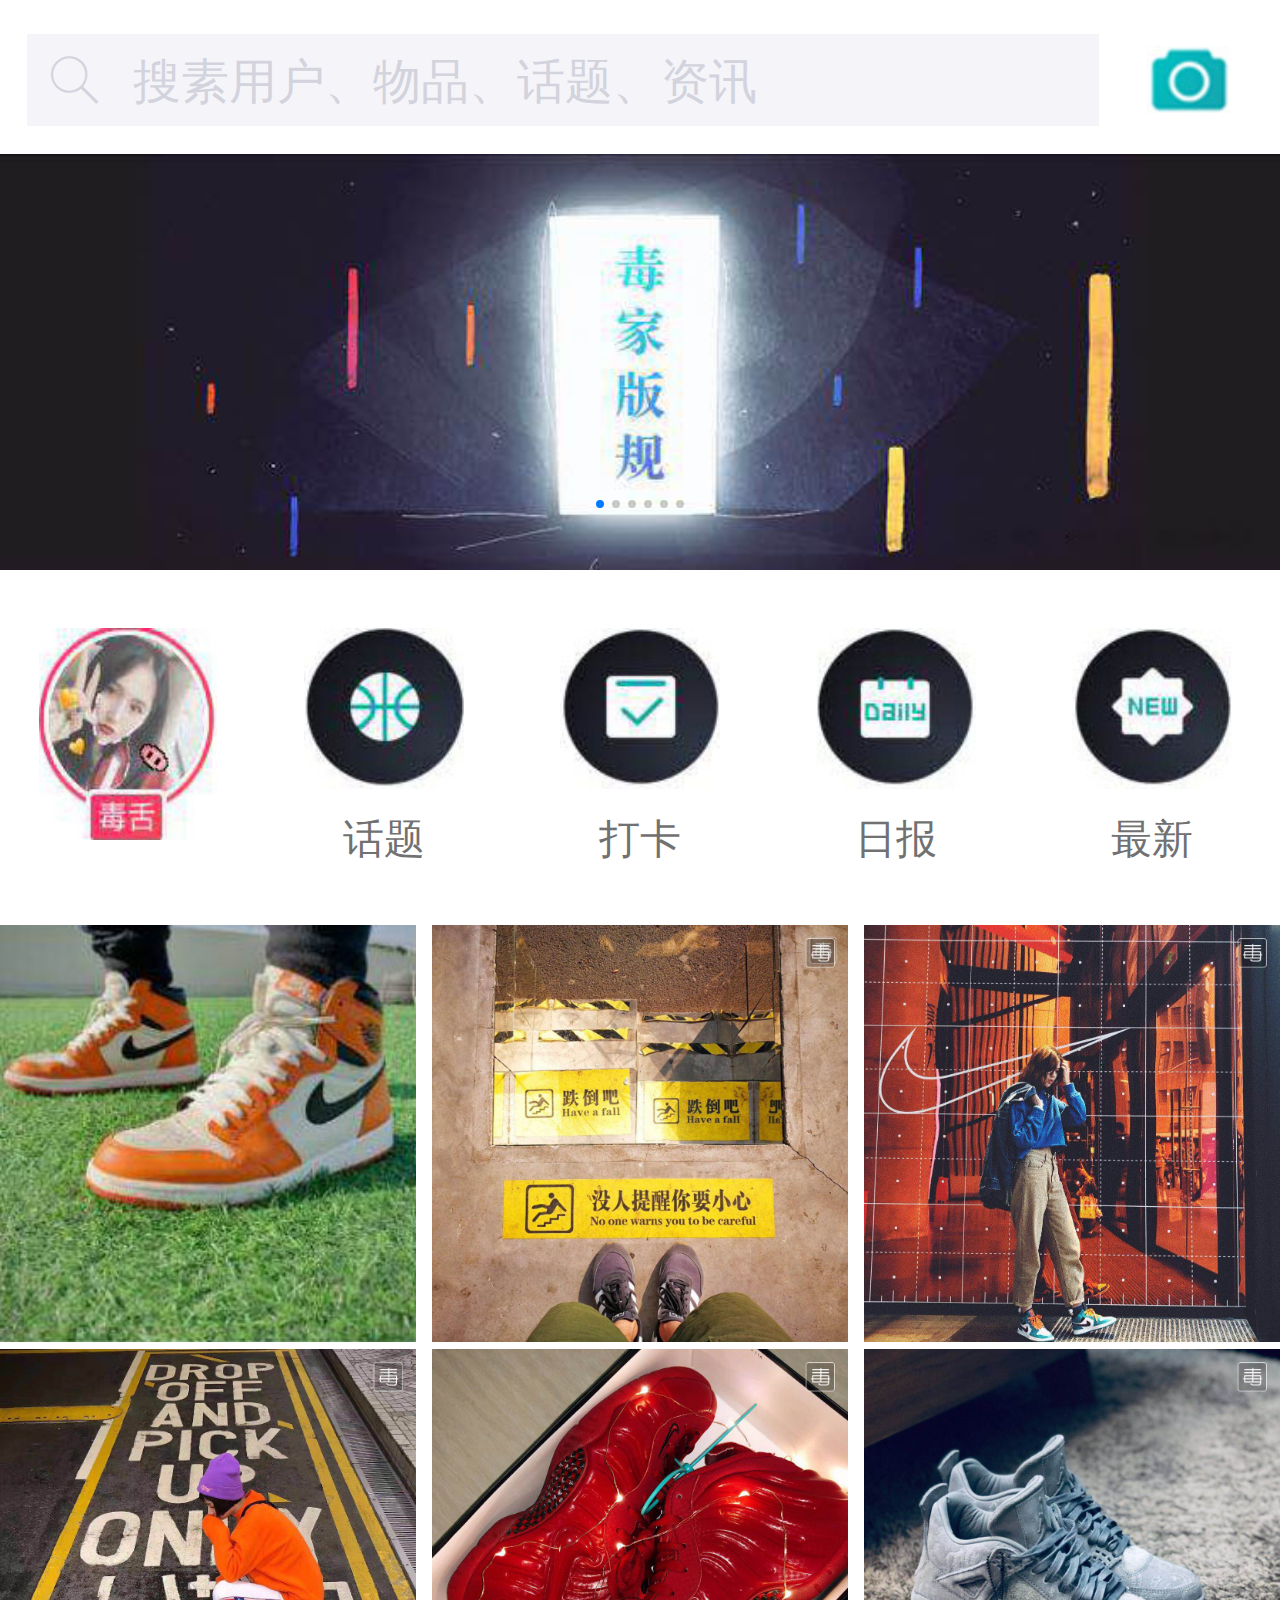
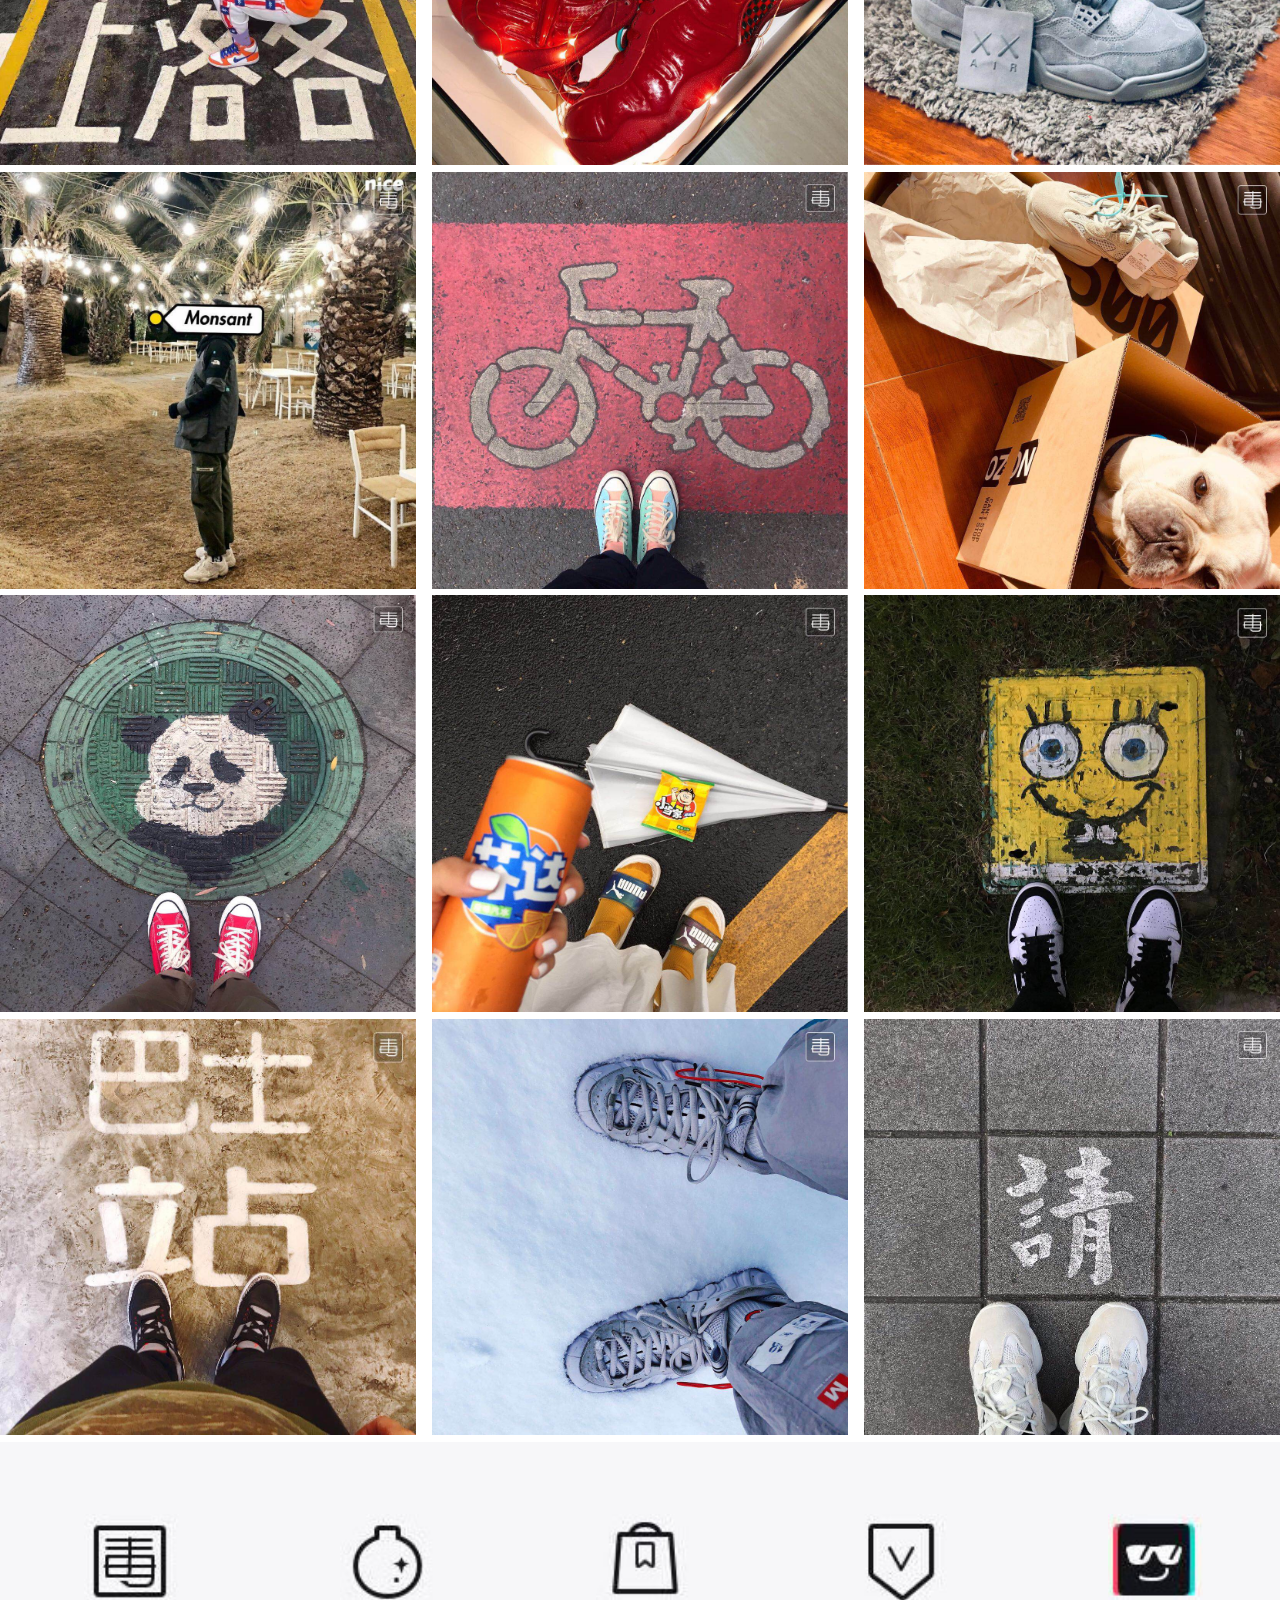
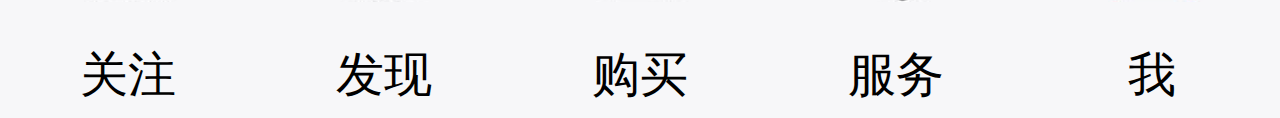
<file: index.html>
<!DOCTYPE html>
<html lang="en">
<head>
    <meta charset="UTF-8">
    <meta name="viewport" content="width=device-width, initial-scale=1.0">
    <meta http-equiv="X-UA-Compatible" content="ie=edge">
    <title>Document</title>
    <link rel="stylesheet" type="text/css" href="css/index.css">
    <link rel="stylesheet" type="text/css" href="css/iconfont.css">
    <link rel="stylesheet" href="css/swiper.min.css">
</head>
<body>
<!-- 头部 -->
    <header>
        <div class="box">
             <div class="box_s"> <i class="iconfont icon-sousuo1"></i>搜素用户、物品、话题、资讯</div>
             <img src="img/icons.jpg" alt="">
        </div>
    </header>  
 <!-- 图片部分   -->
   <div class='banner'>
        <div class="swiper-container">
                <div class="swiper-wrapper">
                  <div class="swiper-slide"><img src="img/banner_one.jpg" alt=""></div>
                  <div class="swiper-slide"><img src="img/banner_two.jpg" alt=""></div>
                  <div class="swiper-slide"><img src="img/banner_three.jpg" alt=""></div>
                  <div class="swiper-slide"><img src="img/banner_four.jpg" alt=""></div>
                  <div class="swiper-slide"><img src="img/banner_five.jpg" alt=""></div>
                  <div class="swiper-slide"><img src="img/banner_six.jpg" alt=""></div>
                </div>
                <div class="swiper-pagination"></div>
   </div>
 <!-- 话题部分-->
    <div class="title">
            <a href="javascript:;"><img src="img/dushe.jpg" class="titles"/><span></span></a>
            <a href="javascript:;"><img src="img/f1.jpg" alt=""/><span>话题</span></a>
            <a href="javascript:;"><img src="img/f2.jpg" alt=""/><span>打卡</span></a>
            <a href="javascript:;"><img src="img/f3.jpg" alt=""/><span>日报</span></a>
            <a href="javascript:;"><img src="img/f4.jpg" alt=""/><span>最新</span></a>            
    </div>    
 <!-- 图片部分 -->
   <div class="images"> 
       <div class="image1">
             <a href=""><img src="img/i1.jpg" alt=""></a>
             <a href=""><img src="img/i2.jpg" alt=""></a>
             <a href=""><img src="img/i3.jpg" alt=""></a>
       </div>
       <div class="image1">
            <a href=""><img src="img/i4.jpg" alt=""></a>
            <a href=""><img src="img/i5.jpg" alt=""></a>
            <a href=""><img src="img/i6.jpg" alt=""></a>
      </div>
      <div class="image1">
            <a href=""><img src="img/i7.jpg" alt=""></a>
            <a href=""><img src="img/i8.jpg" alt=""></a>
            <a href=""><img src="img/i9.jpg" alt=""></a>
      </div>
      <div class="image1">
            <a href=""><img src="img/i10.jpg" alt=""></a>
            <a href=""><img src="img/i11.jpg" alt=""></a>
            <a href=""><img src="img/i12.jpg" alt=""></a>
      </div>
      <div class="image1">
            <a href=""><img src="img/i13.jpg" alt=""></a>
            <a href=""><img src="img/i14.jpg" alt=""></a>
            <a href=""><img src="img/i15.jpg" alt=""></a>
      </div>
   </div>
<!-- 尾部 -->
<div class="footer">
    <div class="footer_one">
        <a href=""><img src="img/2f5.jpg" alt=""><span>关注</span></a>
        <a href=""><img src="img/2f4.jpg" alt=""><span>发现</span></a>
        <a href=""><img src="img/2f3.jpg" alt=""><span>购买</span></a>
        <a href=""><img src="img/2f2.jpg" alt=""><span>服务</span></a>
        <a href=""><img src="img/2f1.jpg" alt=""><span>我</span></a>

    </div>
</div>
</body>
</html>
<script  src="js/jquery-1.8.3.js"></script>
<script src="js/swiper.min.js"></script>
<script>
  var swiper = new Swiper('.swiper-container', {
      pagination: {
        el: '.swiper-pagination',
      },
      autoplay:true,
    });
		
</script>
</file>
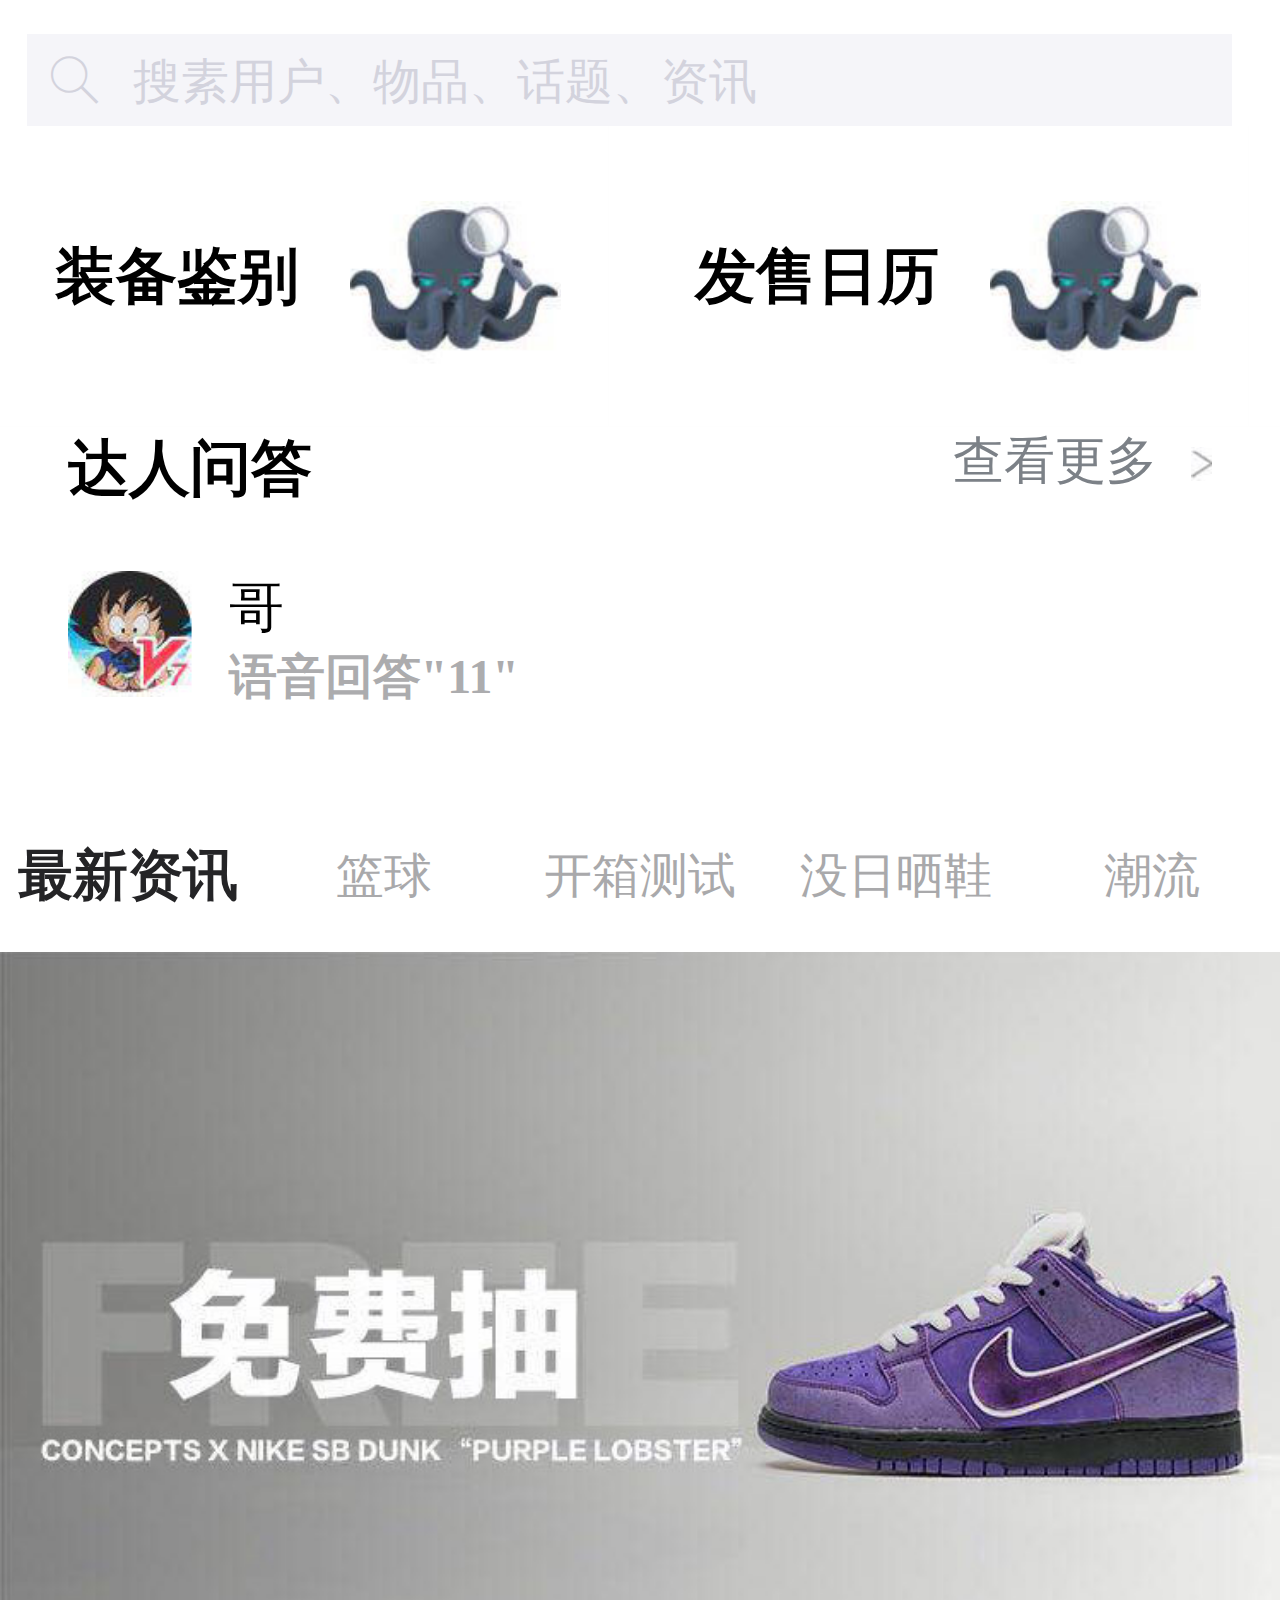
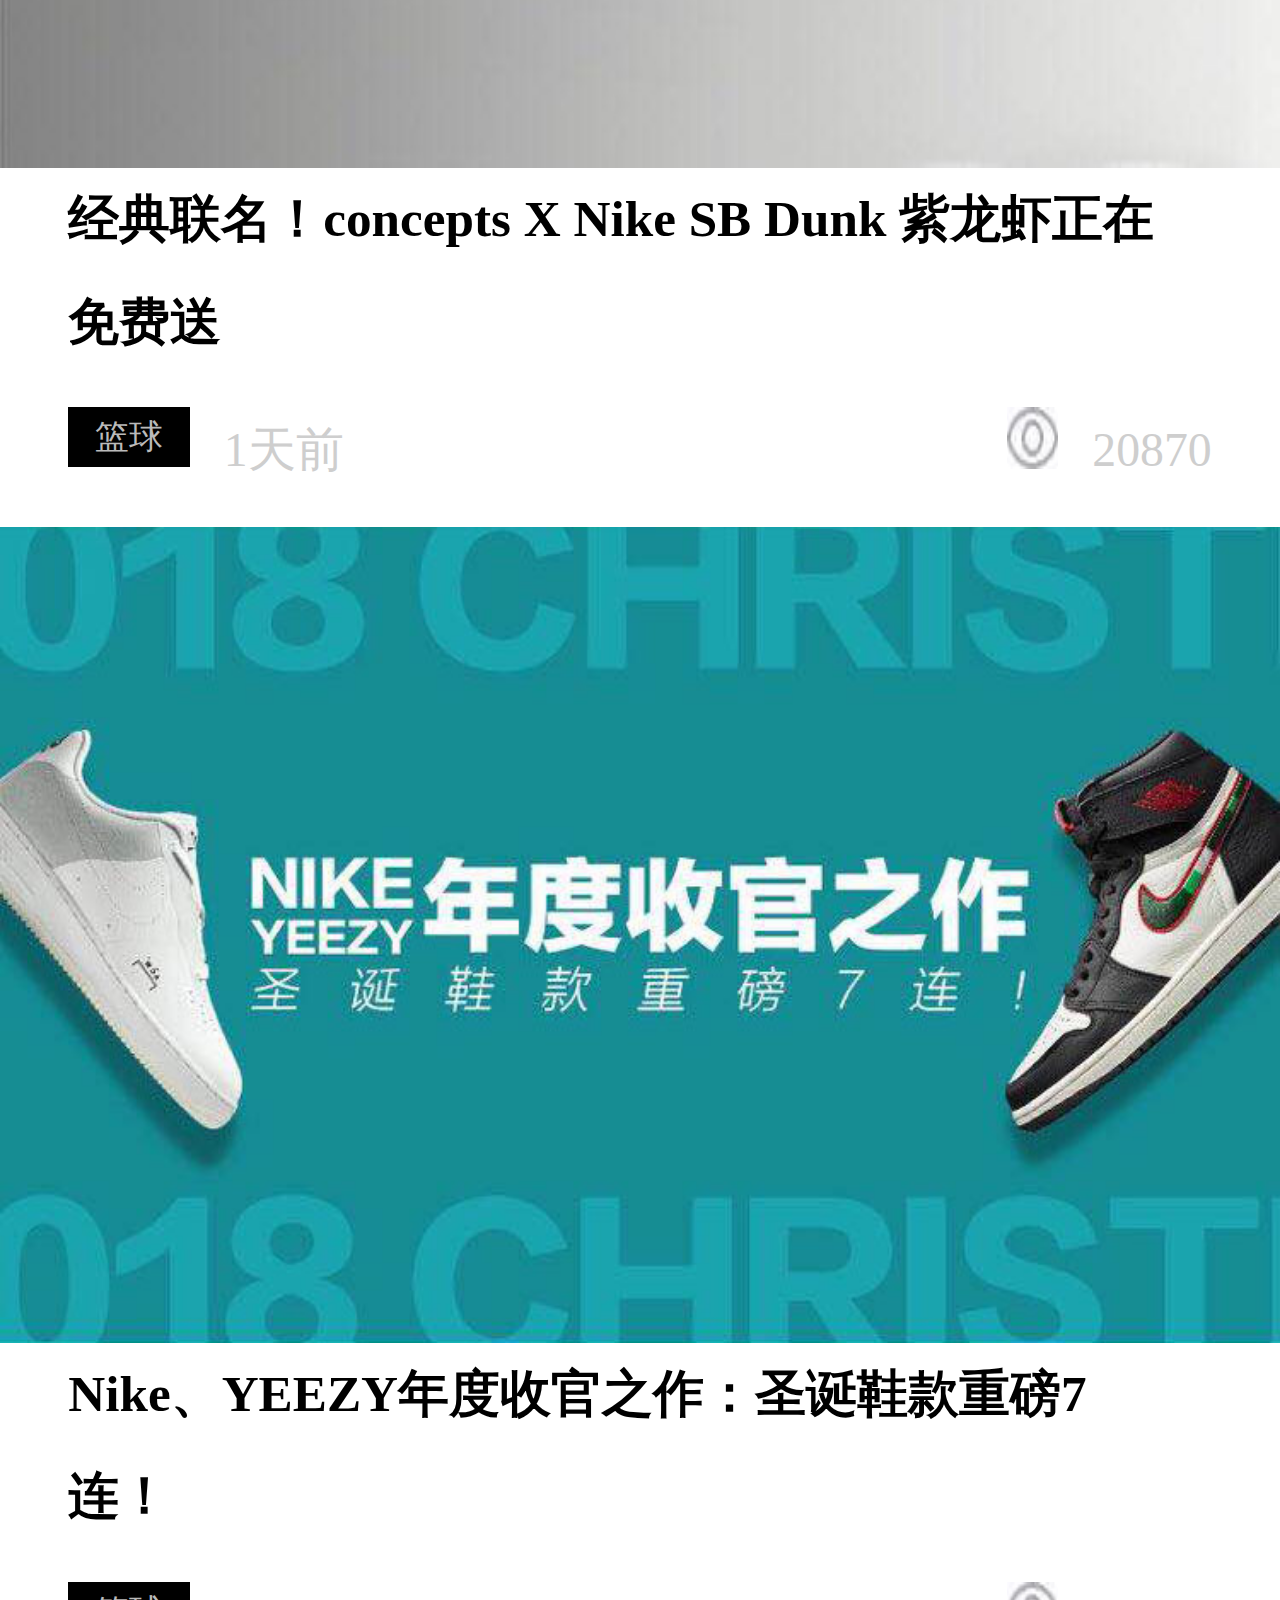
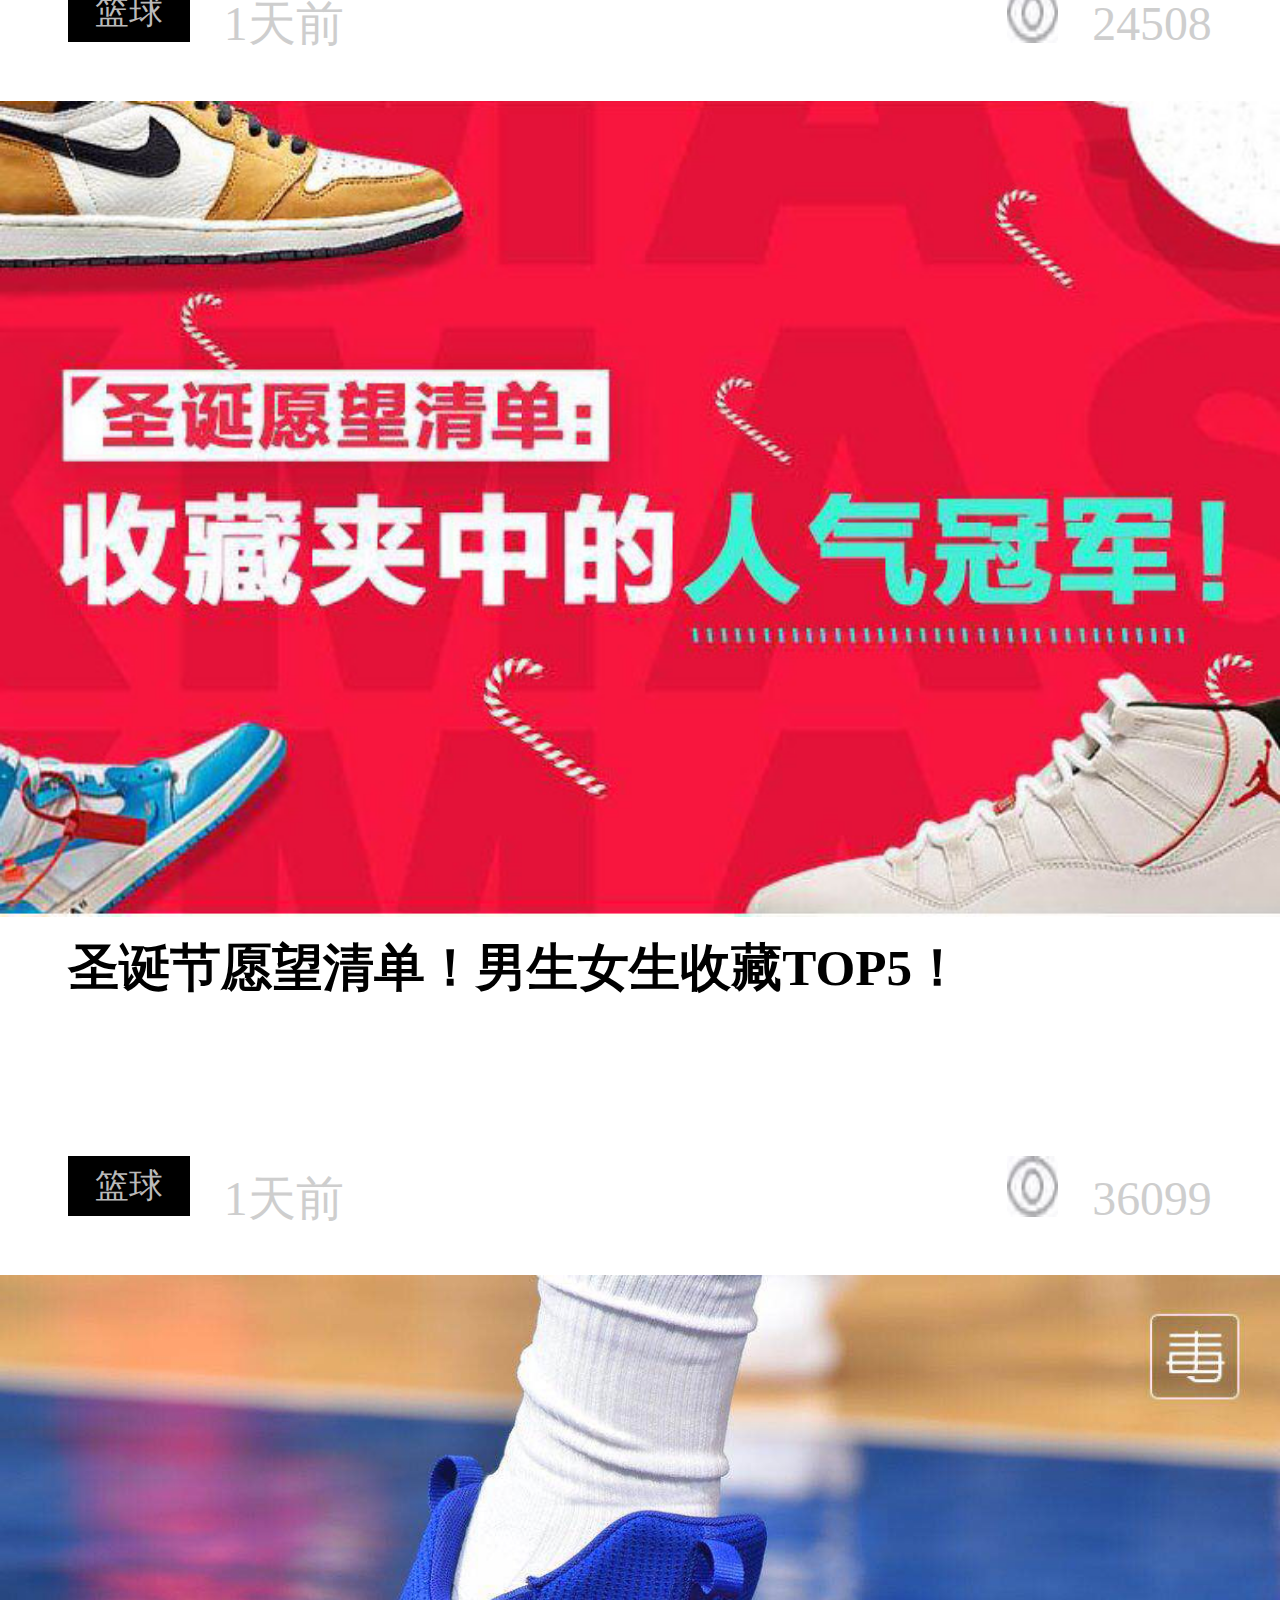
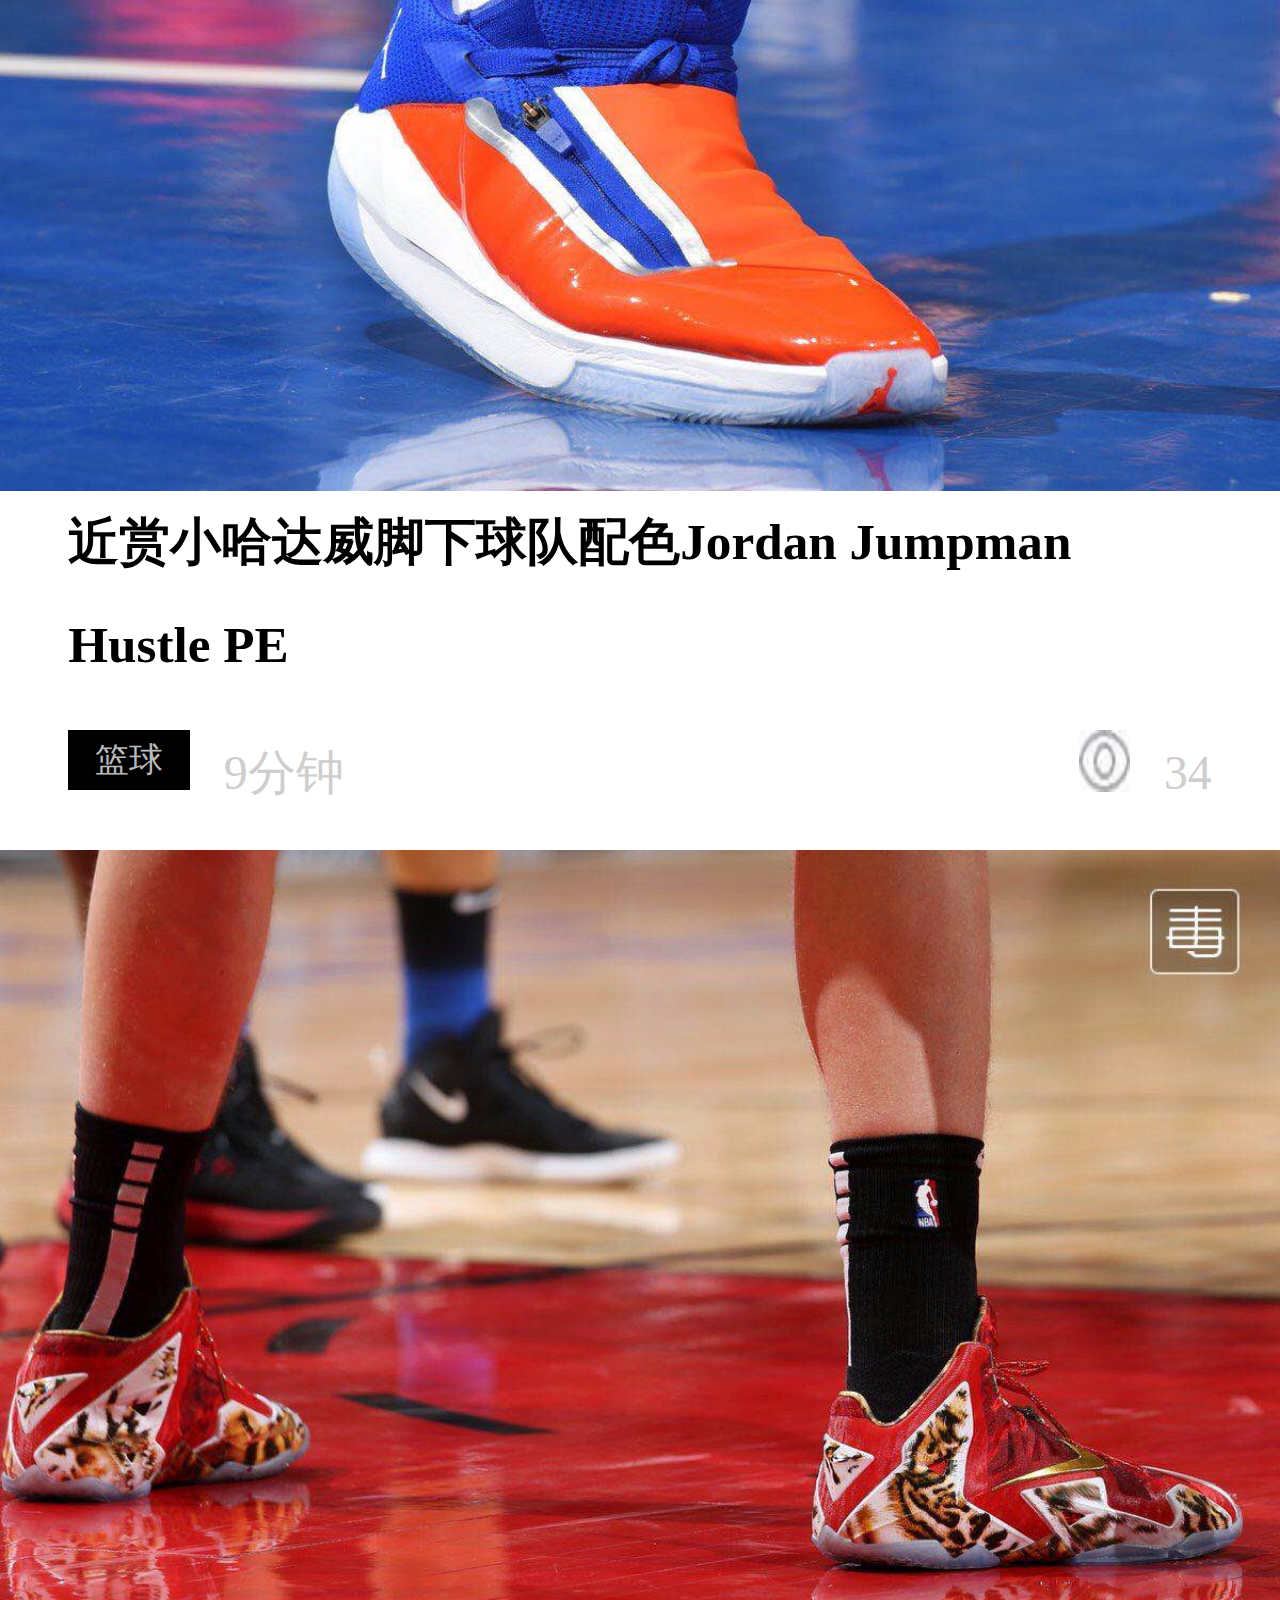
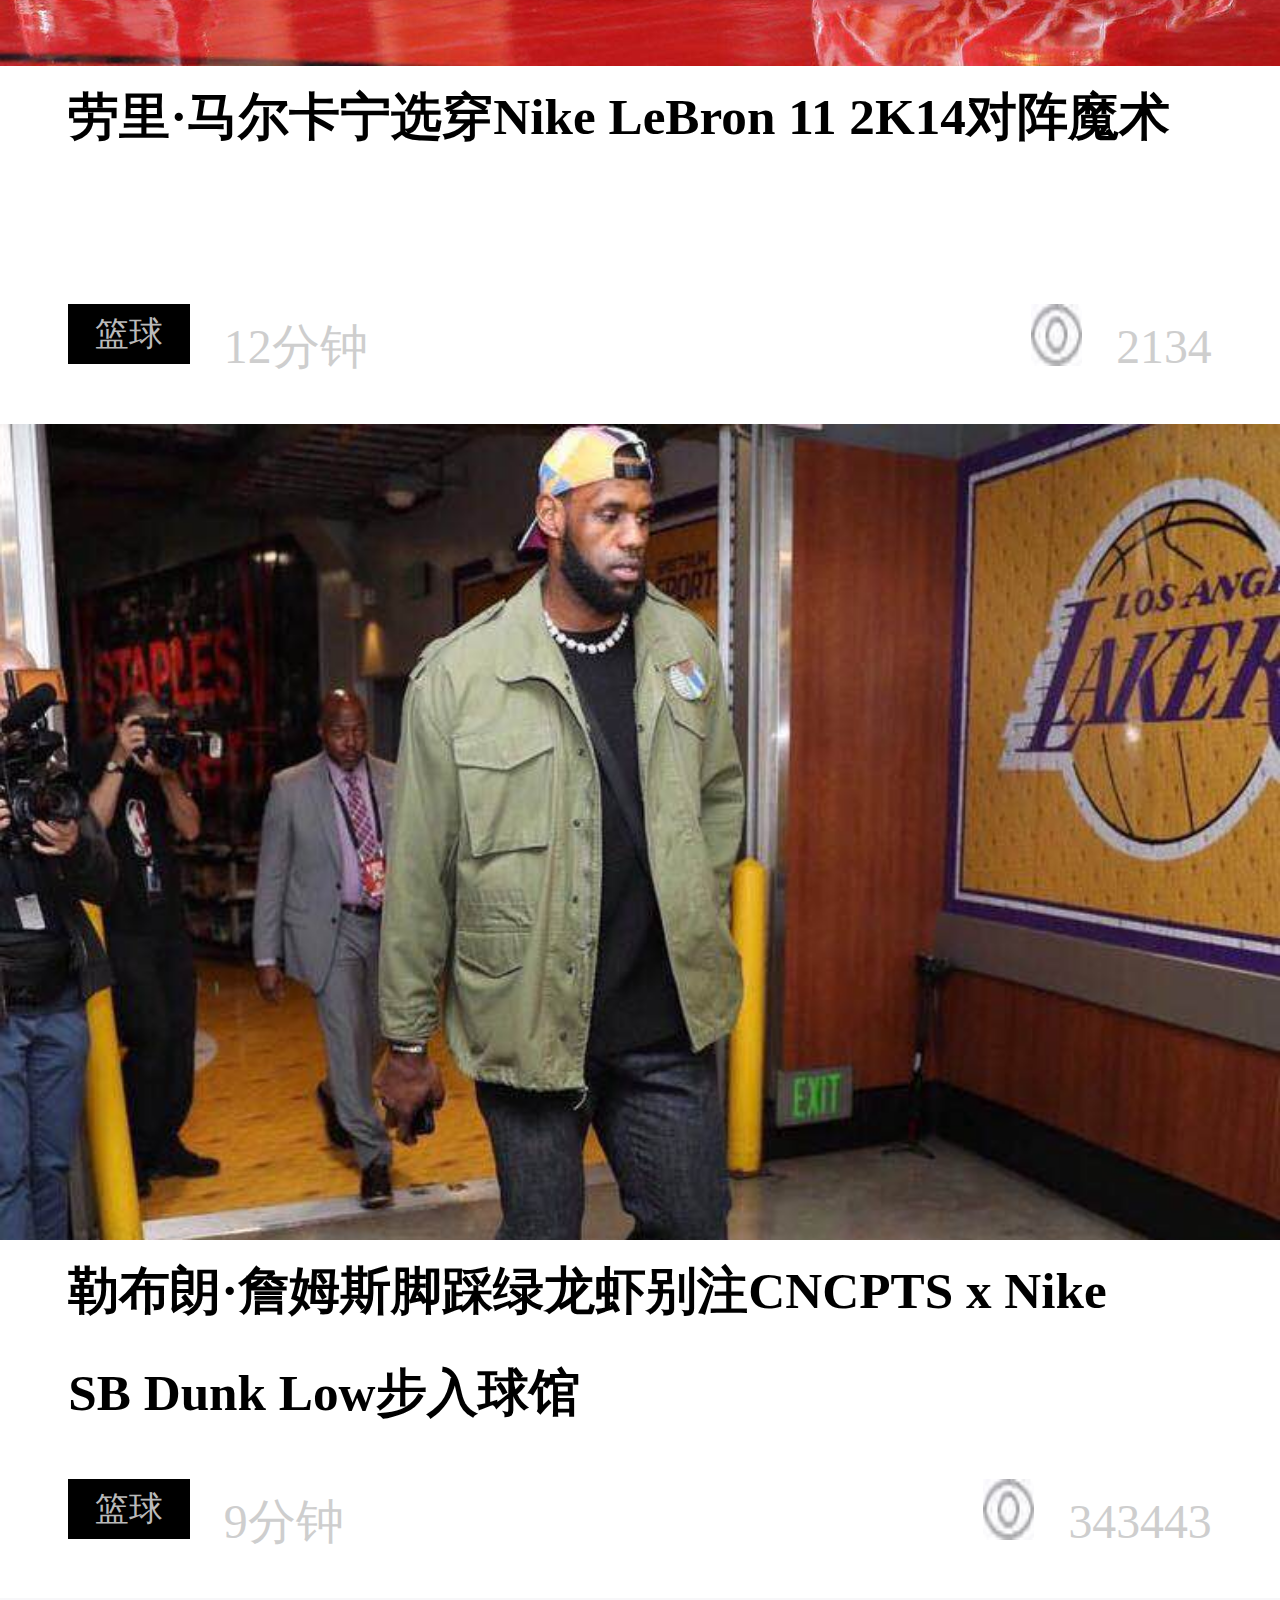
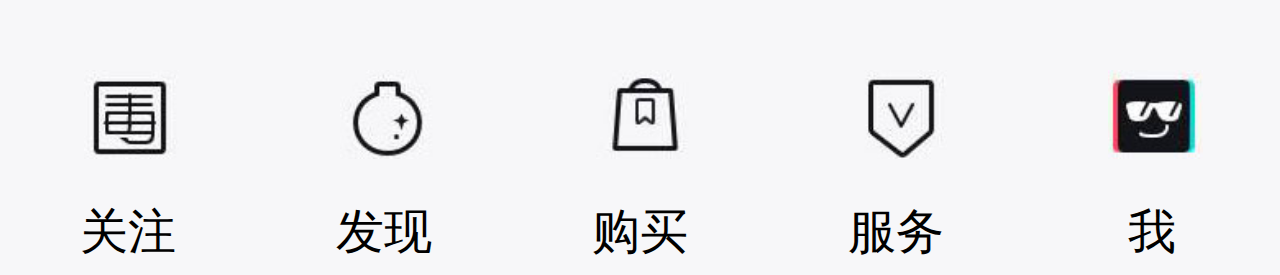
<file: bought.html>
<!DOCTYPE html>
<html lang="en">
<head>
    <meta charset="UTF-8">
    <meta name="viewport" content="width=device-width, initial-scale=1.0">
    <meta http-equiv="X-UA-Compatible" content="ie=edge">
    <title>Document</title>
    <link rel="stylesheet" href="css/bought.css">
    <link rel="stylesheet" href="css/iconfont.css">
</head>
<body>
    <!-- 头部 -->
        <header>
                <div class="box">
                     <div class="box_s"> <i class="iconfont icon-sousuo1"></i>搜素用户、物品、话题、资讯</div>
                </div>
        </header>
    <!-- 第二部分 -->
    <div class="content">
        <div class="conLeft">
            <a>装备鉴别 <img src="img/7c1.jpg" alt=""></a>
        </div>
        <div class="conLeft">
                <a>发售日历 <img src="img/7c1.jpg" alt=""></a>
            </div>
    </div>
    <!-- 问答部分 -->
    <div class="answer">
        <div class="answers">
               <h2>达人问答</h2>
               <a href="">查看更多<img src="img/7a1.jpg" alt=""></a>
        </div>
        <div class="people">
                   <img src="img/7p1.jpg" alt="">
                   <div class="ppRight">
                        <p>哥</p>
                        <h2>语音回答"11"</h2>
                   </div>
        </div>
    </div>
    <!-- 最新资讯 -->
    <div class="news">
        <div class="s_news">
             <a href=""><h3>最新资讯</h3></a>
             <a href=""><p>篮球</p></a>
             <a href=""><p>开箱测试</p></a>
             <a href=""><p>没日晒鞋</p></a>
             <a href=""><p>潮流</p></a>
        </div>
         <div class="imgss">
           <a href=""><img src="img/7free.jpg" alt=""></a>
         </div>
         <h2>经典联名！concepts X Nike SB Dunk 紫龙虾正在免费送</h2>
          <div class="bask">
                <div class="baskLeft">
                <a href="">篮球</a>
                <span>1天前</span>
                </div>
                <div class="baskRight">
                        <a href=""><img src="img/7ba1.jpg" alt=""></a>
                        <span>20870</span>
                    </div>
            </div>
            <div class="imgss">
                    <a href=""><img src="img/7free2.jpg" alt=""></a>
                  </div>
                  <h2>Nike、YEEZY年度收官之作：圣诞鞋款重磅7连！</h2>
                   <div class="bask">
                         <div class="baskLeft">
                         <a href="">篮球</a>
                         <span>1天前</span>
                         </div>
                         <div class="baskRight">
                                 <a href=""><img src="img/7ba1.jpg" alt=""></a>
                                 <span>24508</span>
                             </div>
                     </div>
          <div class="imgss">
                 <a href=""><img src="img/7free3.jpg" alt=""></a>
            </div>
                 <h2>圣诞节愿望清单！男生女生收藏TOP5！</h2>
                  <div class="bask">
                        <div class="baskLeft">
                             <a href="">篮球</a>
                             <span>1天前</span>
                     </div>
                <div class="baskRight">
                       <a href=""><img src="img/7ba1.jpg" alt=""></a>
                        <span>36099</span>
                  </div>
          </div>
             <div class="imgss">
                 <a href=""><img src="img/7free4.jpg" alt=""></a>
             </div>
                <h2>近赏小哈达威脚下球队配色Jordan Jumpman Hustle PE</h2>
                 <div class="bask">
                      <div class="baskLeft">
                           <a href="">篮球</a>
                           <span>9分钟</span>
                  </div>
             <div class="baskRight">
                    <a href=""><img src="img/7ba1.jpg" alt=""></a>
                    <span>34</span>
              </div>
             </div>
             <div class="imgss">
                    <a href=""><img src="img/7free5.jpg" alt=""></a>
                </div>
                   <h2>劳里·马尔卡宁选穿Nike LeBron 11 2K14对阵魔术</h2>
                    <div class="bask">
                         <div class="baskLeft">
                              <a href="">篮球</a>
                              <span>12分钟</span>
                     </div>
                <div class="baskRight">
                       <a href=""><img src="img/7ba1.jpg" alt=""></a>
                       <span>2134</span>
                 </div>
                </div> 
                <div class="imgss">
                        <a href=""><img src="img/7free6.jpg" alt=""></a>
                    </div>
                       <h2>勒布朗·詹姆斯脚踩绿龙虾别注CNCPTS x Nike SB Dunk Low步入球馆</h2>
                        <div class="bask">
                             <div class="baskLeft">
                                  <a href="">篮球</a>
                                  <span>9分钟</span>
                         </div>
                    <div class="baskRight">
                           <a href=""><img src="img/7ba1.jpg" alt=""></a>
                           <span>343443</span>
                     </div>
                    </div>        
                                   
    </div>
    <!-- 尾部 -->
<div class="footer">
        <div class="footer_one">
            <a href=""><img src="img/2f5.jpg" alt=""><span>关注</span></a>
            <a href=""><img src="img/2f4.jpg" alt=""><span>发现</span></a>
            <a href=""><img src="img/2f3.jpg" alt=""><span>购买</span></a>
            <a href=""><img src="img/2f2.jpg" alt=""><span>服务</span></a>
            <a href=""><img src="img/2f1.jpg" alt=""><span>我</span></a>
    
        </div>
    </div>
</body>
</html>
</file>
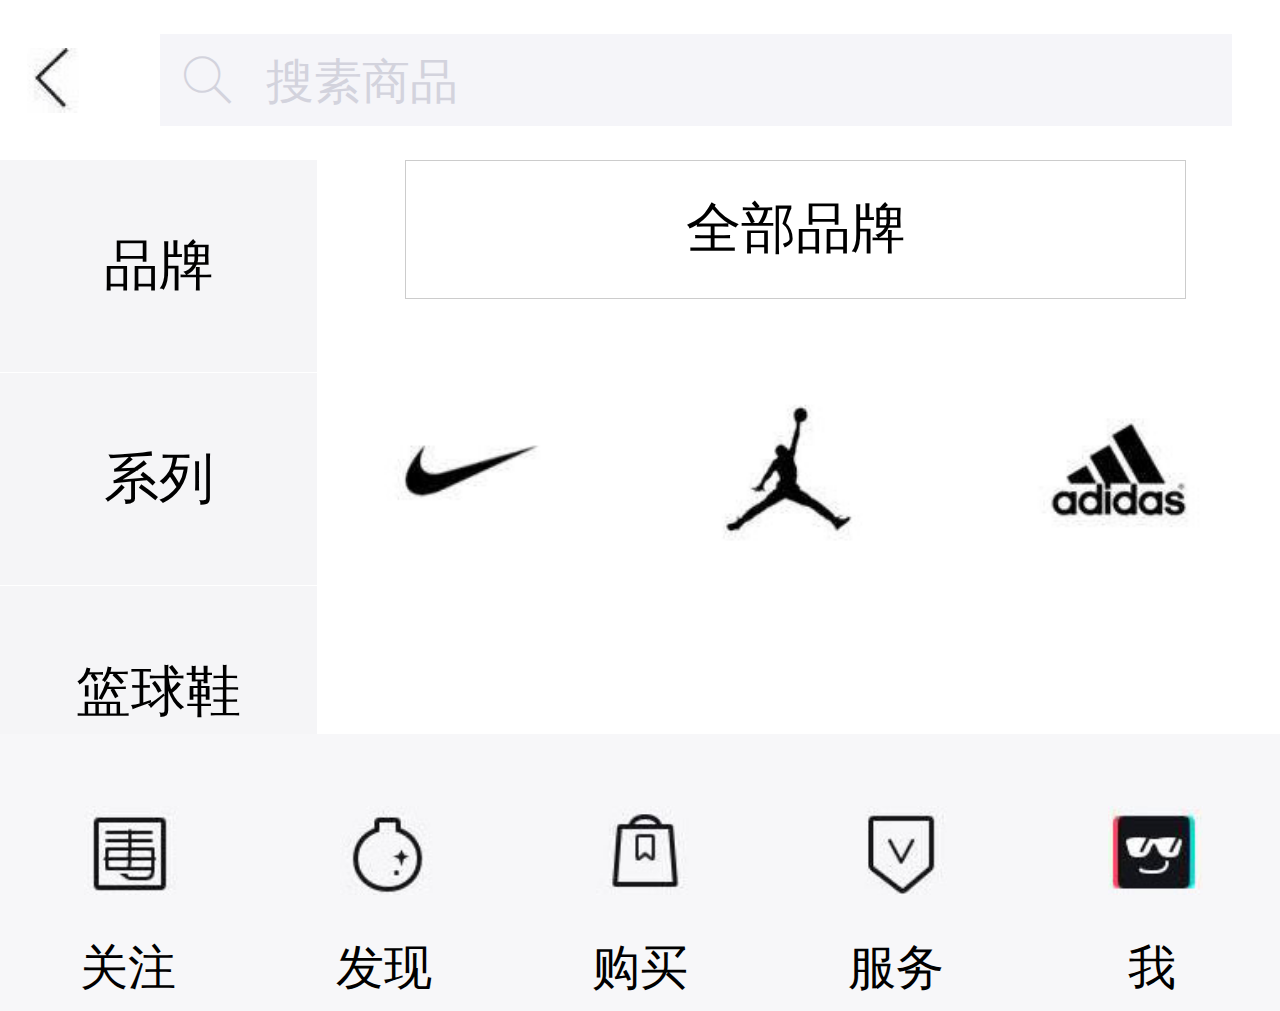
<file: details.html>
<!DOCTYPE html>
<html lang="en">
<head>
    <meta charset="UTF-8">
    <meta name="viewport" content="width=device-width, initial-scale=1.0">
    <meta http-equiv="X-UA-Compatible" content="ie=edge">
    <title>Document</title>
    <link rel="stylesheet" href="css/details.css">
    <link rel="stylesheet" href="css/iconfont.css">
</head>
<body>
    <header>
        <div>
            <div class="box">
                <a href=""> <img src="img/6h1.jpg" alt=""></a>
                <div class="box_s"> <i class="iconfont icon-sousuo1"></i>搜素商品</div> 
            </div>
        </div>
    </header>
    <!-- 品牌 -->
    <div class="content">
        <div class="conLeft">
            <ul class="pinpai">
               <li><a href="">品牌</a></li>
               <li><a href="">系列</a></li>
               <li><a href="">篮球鞋</a></li>
               <li><a href="">跑鞋</a></li>
               <li><a href="">休闲鞋</a></li>
               <li><a href="">潮服</a></li>
               <li><a href="">手表</a></li>
               <li><a href="">数码</a></li>
               <li><a href="">手办</a></li>
               <li><a href="">配件</a></li>
               <li><a href="">其他</a></li>
            </ul>
        </div>
        <div class="conRight">
               <a href="" class="all">全部品牌</a>
                <div class="pinpai2">
                        <a href=""><img src="img/6ar1.jpg" alt=""></a>
                        <a href=""><img src="img/6ar2.jpg" alt=""></a>
                        <a href=""><img src="img/6ar3.jpg" alt=""></a>
                        <a href=""><img src="img/6ar4.jpg" alt=""></a>
                        <a href=""><img src="img/6ar5.jpg" alt=""></a>
                        <a href=""><img src="img/6ar6.jpg" alt=""></a>
                        <a href=""><img src="img/6ar7.jpg" alt=""></a>
                        <a href=""><img src="img/6ar8.jpg" alt=""></a>
                        <a href=""><img src="img/6ar9.jpg" alt=""></a>
                        <a href=""><img src="img/6ar10.jpg" alt=""></a>
                        <a href=""><img src="img/6ar11.jpg" alt=""></a>
                        <a href=""><img src="img/6ar12.jpg" alt=""></a>
                        <a href=""><img src="img/6ar13.jpg" alt=""></a>
                        <a href=""><img src="img/6ar14.jpg" alt=""></a>
                        <a href=""><img src="img/6ar15.jpg" alt=""></a>
                        <a href=""><img src="img/6ar16.jpg" alt=""></a>
                        <a href=""><img src="img/6ar17.jpg" alt=""></a>
                        <a href=""><img src="img/6ar18.jpg" alt=""></a>
                        <a href=""><img src="img/6ar18.jpg" alt=""></a>
                        <a href=""><img src="img/6ar18.jpg" alt=""></a>
                        <a href=""><img src="img/6ar18.jpg" alt=""></a>
                        <a href=""><img src="img/6ar18.jpg" alt=""></a>
                        <a href=""><img src="img/6ar18.jpg" alt=""></a>
                        <a href=""><img src="img/6ar18.jpg" alt=""></a>
                        <a href=""><img src="img/6ar18.jpg" alt=""></a>
                        <a href=""><img src="img/6ar18.jpg" alt=""></a>
                        <a href=""><img src="img/6ar18.jpg" alt=""></a> 
                </div>
         </div>
 </div>
 <!-- 尾部 -->
<div class="footer">
        <div class="footer_one">
            <a href=""><img src="img/2f5.jpg" alt=""><span>关注</span></a>
            <a href=""><img src="img/2f4.jpg" alt=""><span>发现</span></a>
            <a href=""><img src="img/2f3.jpg" alt=""><span>购买</span></a>
            <a href=""><img src="img/2f2.jpg" alt=""><span>服务</span></a>
            <a href=""><img src="img/2f1.jpg" alt=""><span>我</span></a>
    
        </div>
 </div>
</body>
</html>
</file>
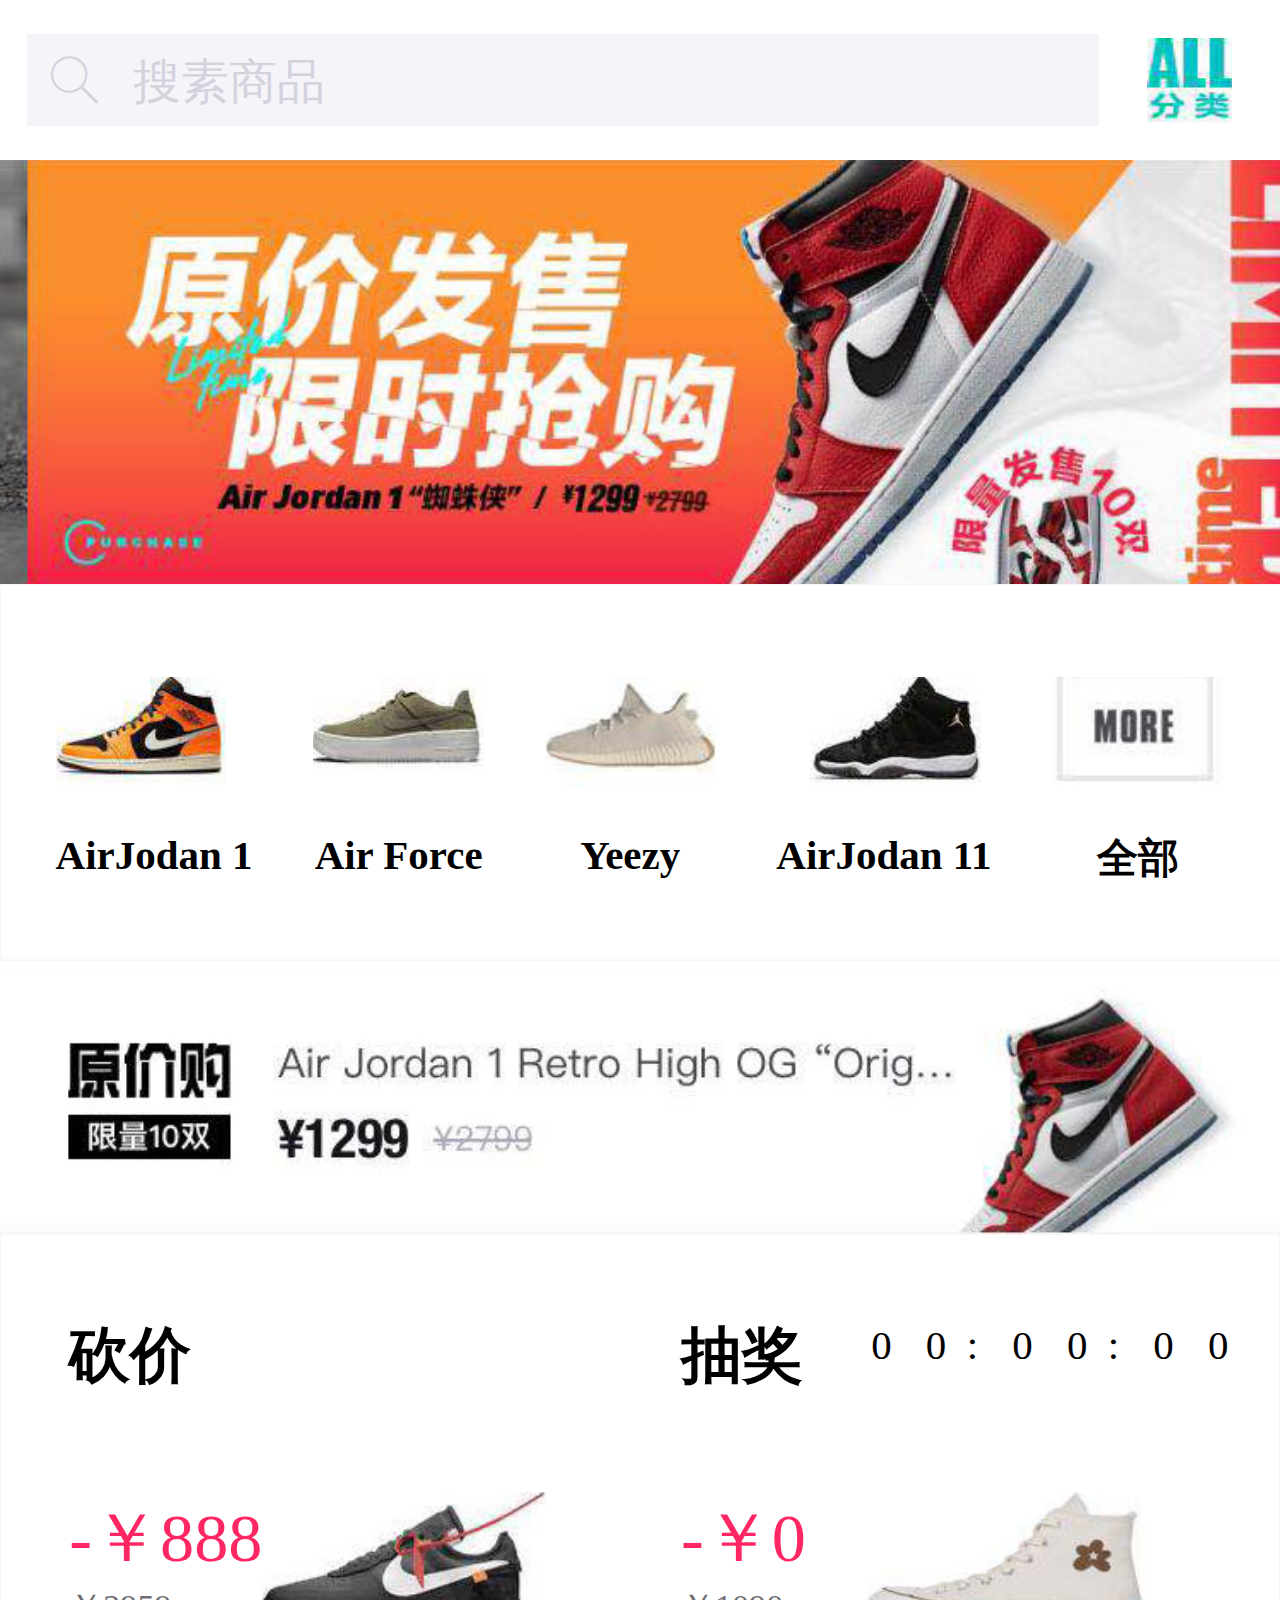
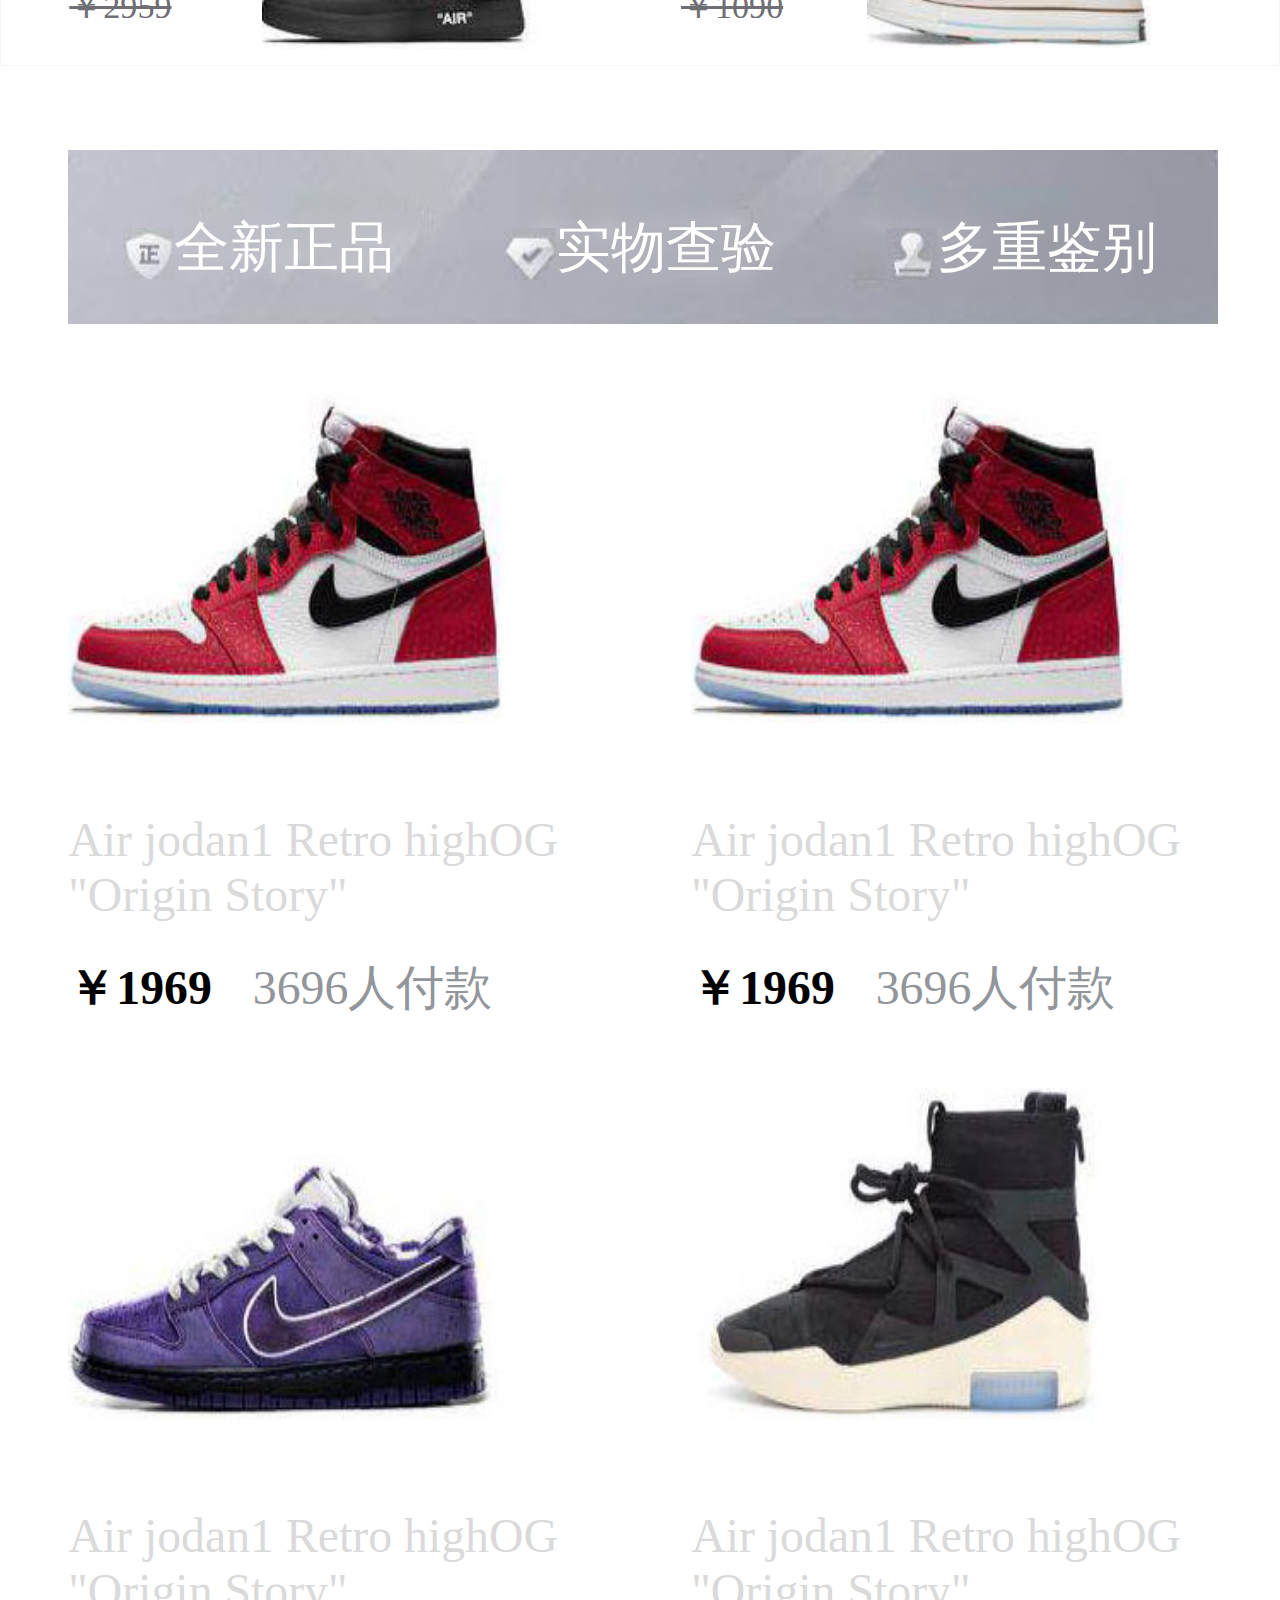
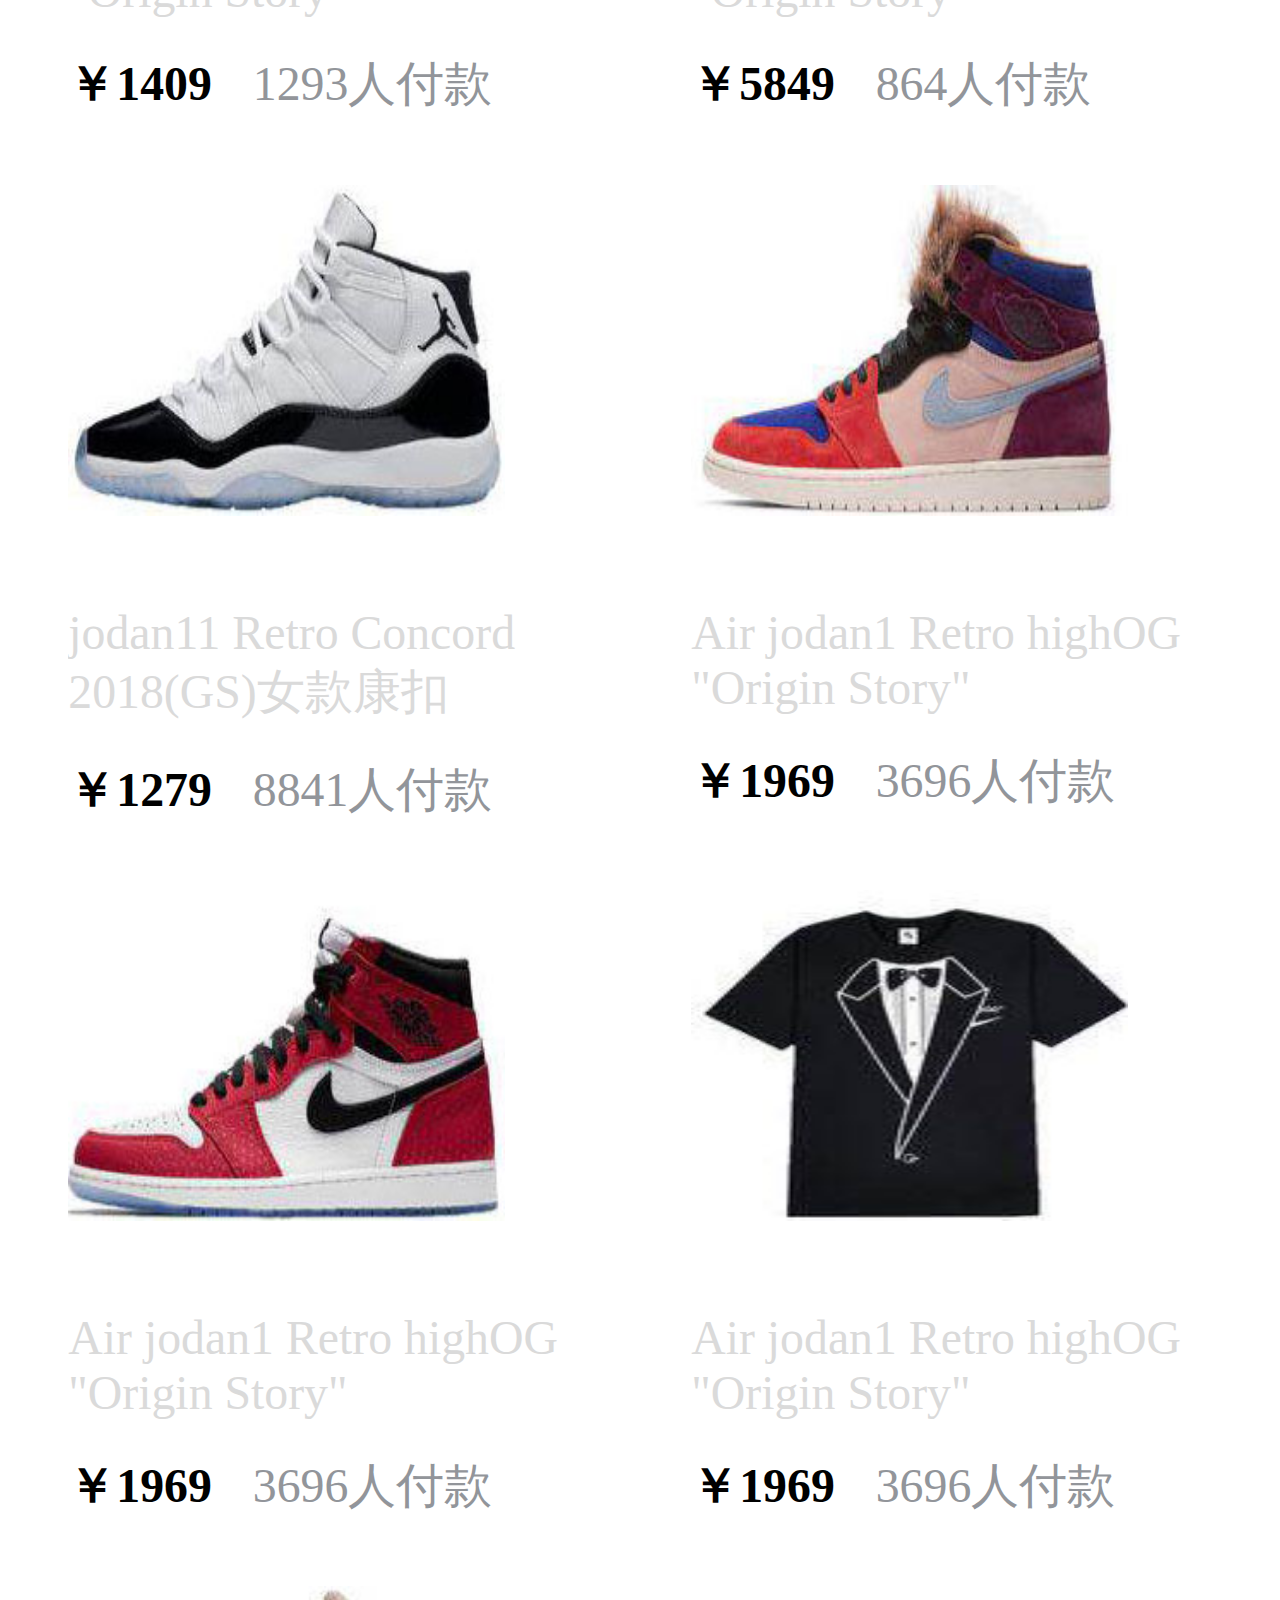
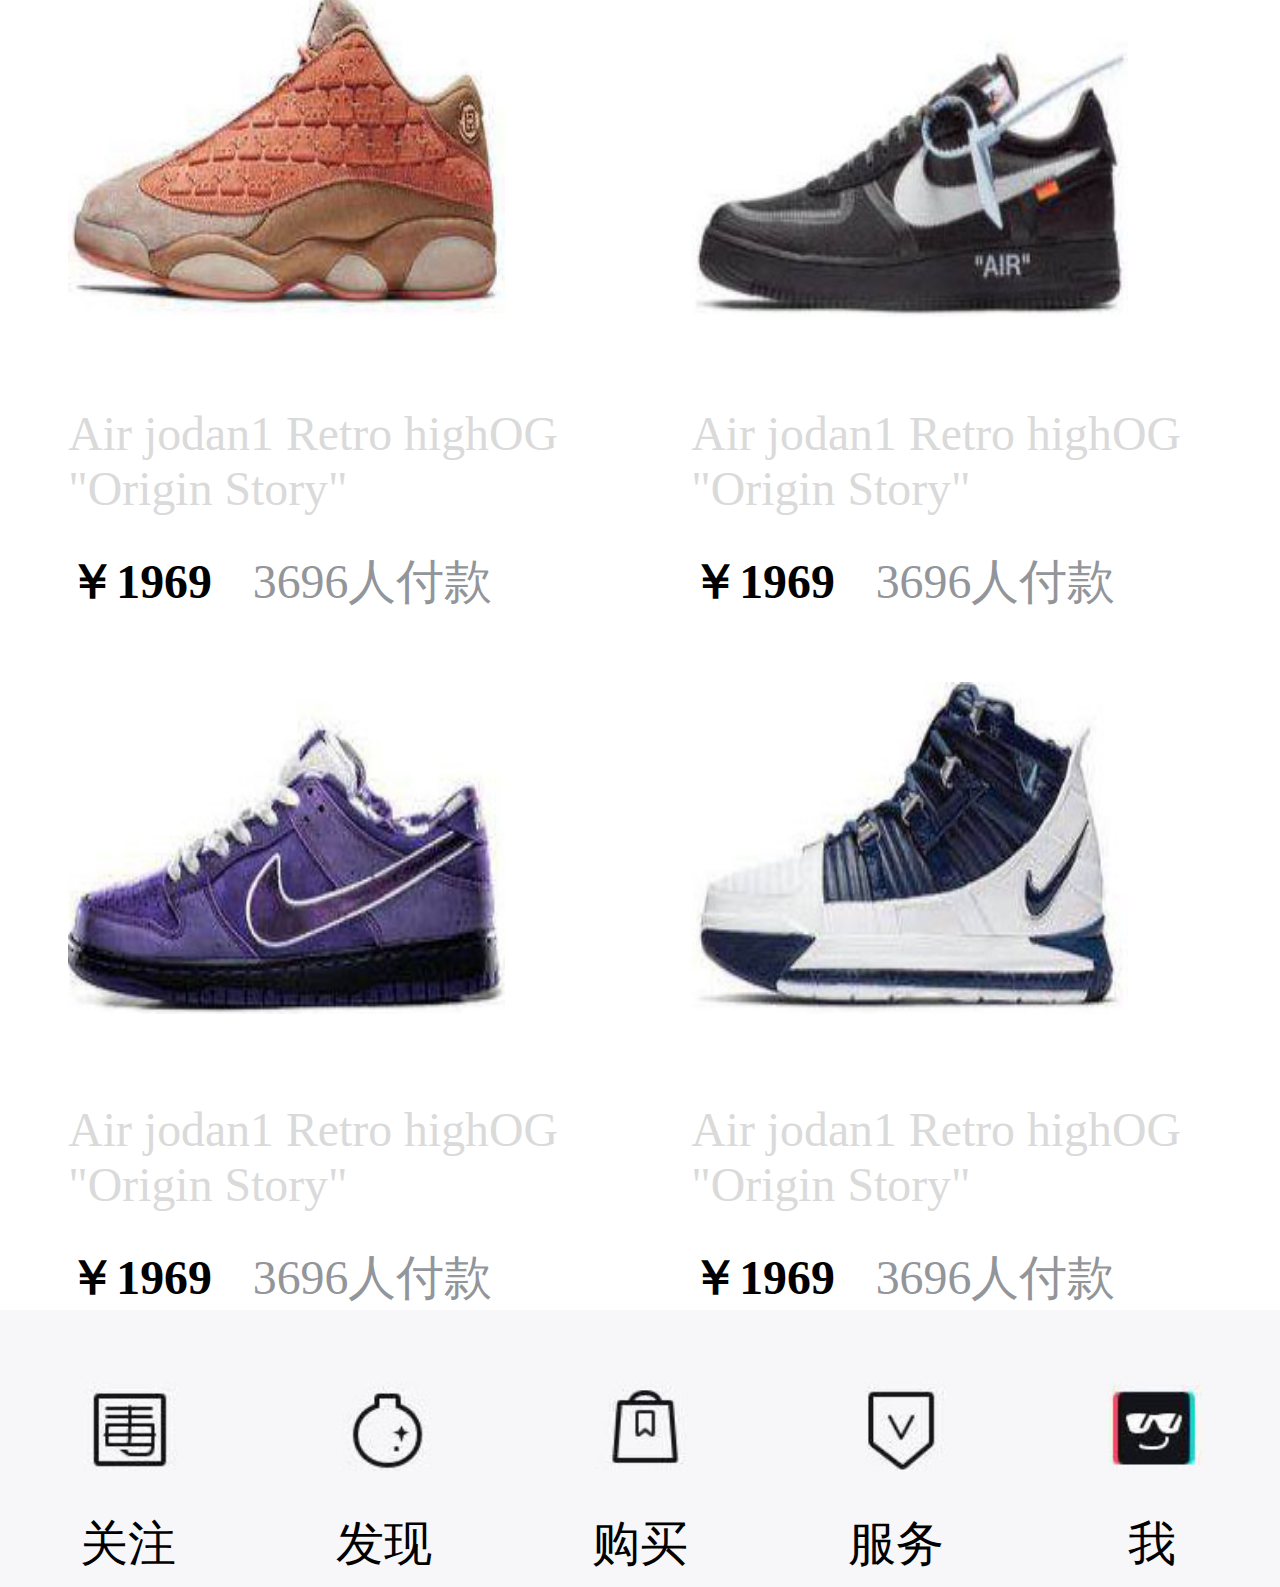
<file: list.html>
<!DOCTYPE html>
<html lang="en">
<head>
    <meta charset="UTF-8">
    <meta name="viewport" content="width=device-width, initial-scale=1.0">
    <meta http-equiv="X-UA-Compatible" content="ie=edge">
    <title>Document</title>
    <link rel="stylesheet" type="text/css" href="css/list.css">
    <link rel="stylesheet" href="css/iconfont.css">
</head>
<body>
    <!-- 头部 -->
    <header>
        <div class="box">
            <div class="box_s"> <i class="iconfont icon-sousuo1"></i>搜素商品</div>
            <a href=""> <img src="img/3h1.jpg" alt=""></a>
        </div>
    </header>
 <!-- 大图部分 -->
 <div class="bigS"> 
     <a href=""><img src="img/3big.jpg" alt=""></a>
 </div>
 <!-- 轮播部分 -->
 <nav>
     <div class="nav_s">
         <a href=""><img src="img/3j1.jpg" alt=""><span>AirJodan 1</span></a>
         <a href=""><img src="img/3j2.jpg" alt=""><span>Air Force</span></a>
         <a href=""><img src="img/3j3.jpg"alt=""><span>Yeezy</span></a>
         <a href=""><img src="img/3j4.jpg" alt=""class="navss"><span>AirJodan 11</span></a>
         <a href=""><img src="img/3j5.jpg" alt="" ><span>全部</span></a>
     </div>
 </nav>
 <!-- 原价购 -->
 <div class="yuanjia">
     <a href=""><img src="img/yuanjia.jpg" alt=""></a>
 </div>
 <!-- 交易部分 -->
 <div class="bargain">
     <div class="bargainS">
          <div class="bargainL">
           <h3>砍价</h3>
                <div class="bargain_t">
                        <div class="bargainB">
                        <p class="price">-￥888 </p> 
                        <p class="prices">￥2959 </p> 
                        </div>  
                        <a href=""><img src="img/3b1.jpg" alt=""></a>
                 </div>
        </div>
        <div class="bargainL">
                 <div class="daojishi">
                     <h3>抽奖</h3>
                      <div class="dj_left">
                                <span class="ms_icon"></span>
                                 <div class="ms_time fl">
                                     <span class="num fl">0</span>
                                    <span class="num fl">0</span>
                                    <span class="str fl">:</span>
                                     <span class="num fl">0</span>
                                     <span class="num fl">0</span>
                                    <span class="str fl">:</span>
                                    <span class="num fl">0</span>
                                    <span class="num fl">0</span>
                                 </div>
                    </div>       
                  </div>
                     <div class="bargain_t">
                        <div class="bargainB">
                             <p class="price">-￥0</p> 
                             <p class="prices">￥1090 </p> 
                        </div>  
                             <a href=""><img src="img/3b2.jpg" class="imgs"></a>
                      </div>
             </div>
     </div>
 </div>
 <!-- banner -->
 <div class="banner">
      <div class="banners">
           <a href=""><img src="img/3ba1.jpg" alt="">全新正品</a>
           <a href=""><img src="img/3ba2.jpg" alt="">实物查验</a>
           <a href=""><img src="img/3ba3.jpg" alt="">多重鉴别</a>
      </div>
 </div>
 <!-- 商品列表 -->
 <div class="arrange">
    <div class="arranges">
        <div class="arrLeft">
              <img src="img/3ar1.jpg" alt="">
                   <p>Air jodan1 Retro highOG "Origin Story"</p>    
                     <div class="arrBto"> 
                        <h2>￥1969</h2>
                        <span>3696人付款</span>
                   </div>
        </div>
        <div class="arrLeft  arrLefts">
                <img src="img/3ar1.jpg" alt="">
                     <p>Air jodan1 Retro highOG "Origin Story"</p>    
                       <div class="arrBto"> 
                          <h2>￥1969</h2>
                          <span>3696人付款</span>
                     </div>
          </div>
    </div>
    <div class="arranges">
            <div class="arrLeft">
                  <img src="img/3ar2.jpg" alt="">
                       <p>Air jodan1 Retro highOG "Origin Story"</p>    
                         <div class="arrBto"> 
                            <h2>￥1409</h2>
                            <span>1293人付款</span>
                       </div>
            </div>
            <div class="arrLeft  arrLefts">
                    <img src="img/3ar3.jpg" alt="">
                         <p>Air jodan1 Retro highOG "Origin Story"</p>    
                           <div class="arrBto"> 
                              <h2>￥5849</h2>
                              <span>864人付款</span>
                         </div>
              </div>
        </div>
    <div class="arranges">
           <div class="arrLeft">
                   <img src="img/3ar4.jpg" alt="">
                      <p> jodan11 Retro Concord 2018(GS)女款康扣</p>    
                         <div class="arrBto"> 
                         <h2>￥1279</h2>
                           <span>8841人付款</span>
              </div>
            </div>
             <div class="arrLeft  arrLefts">
                 <img src="img/3ar5.jpg" alt="">
                      <p>Air jodan1 Retro highOG "Origin Story"</p>    
                         <div class="arrBto"> 
                         <h2>￥1969</h2>
                             <span>3696人付款</span>
                         </div>
                  </div>
            </div>
 <div class="arranges">
         <div class="arrLeft">
            <img src="img/3ar6.jpg" alt="">
                <p>Air jodan1 Retro highOG "Origin Story"</p>    
                <div class="arrBto"> 
                    <h2>￥1969</h2>
                    <span>3696人付款</span>
                        </div>
           </div>
          <div class="arrLeft  arrLefts">
                <img src="img/3ar7.jpg" alt="">
                    <p>Air jodan1 Retro highOG "Origin Story"</p>    
                     <div class="arrBto"> 
                          <h2>￥1969</h2>
                           <span>3696人付款</span>
                      </div>
            </div>
       </div>
        <div class="arranges">
            <div class="arrLeft">
                <img src="img/3ar8.jpg" alt="">
                     <p>Air jodan1 Retro highOG "Origin Story"</p>    
                        <div class="arrBto"> 
                             <h2>￥1969</h2>
                             <span>3696人付款</span>
                        </div>
         </div>
          <div class="arrLeft  arrLefts">
               <img src="img/3ar9.jpg" alt="">
                 <p>Air jodan1 Retro highOG "Origin Story"</p>    
                   <div class="arrBto"> 
                        <h2>￥1969</h2>
                        <span>3696人付款</span>
                   </div>
            </div>
     </div>
          <div class="arranges">
                <div class="arrLeft">
                <img src="img/3ar10.jpg" alt="">
                 <p>Air jodan1 Retro highOG "Origin Story"</p>    
                  <div class="arrBto"> 
                         <h2>￥1969</h2>
                        <span>3696人付款</span>
           </div>
     </div>
         <div class="arrLeft  arrLefts">
             <img src="img/3ar11.jpg" alt="">
                 <p>Air jodan1 Retro highOG "Origin Story"</p>    
                     <div class="arrBto"> 
                         <h2>￥1969</h2>
                          <span>3696人付款</span>
                      </div>
         </div>
    </div>
 </div>
  <!-- 尾部 -->
  <div class="footer">
        <div class="footer_one">
            <a href=""><img src="img/2f5.jpg" alt=""><span>关注</span></a>
            <a href=""><img src="img/2f4.jpg" alt=""><span>发现</span></a>
            <a href=""><img src="img/2f3.jpg" alt=""><span>购买</span></a>
            <a href=""><img src="img/2f2.jpg" alt=""><span>服务</span></a>
            <a href=""><img src="img/2f1.jpg" alt=""><span>我</span></a>
    
        </div>
    </div>
</body>
</html>
<script src="js/list.js"></script>
</file>
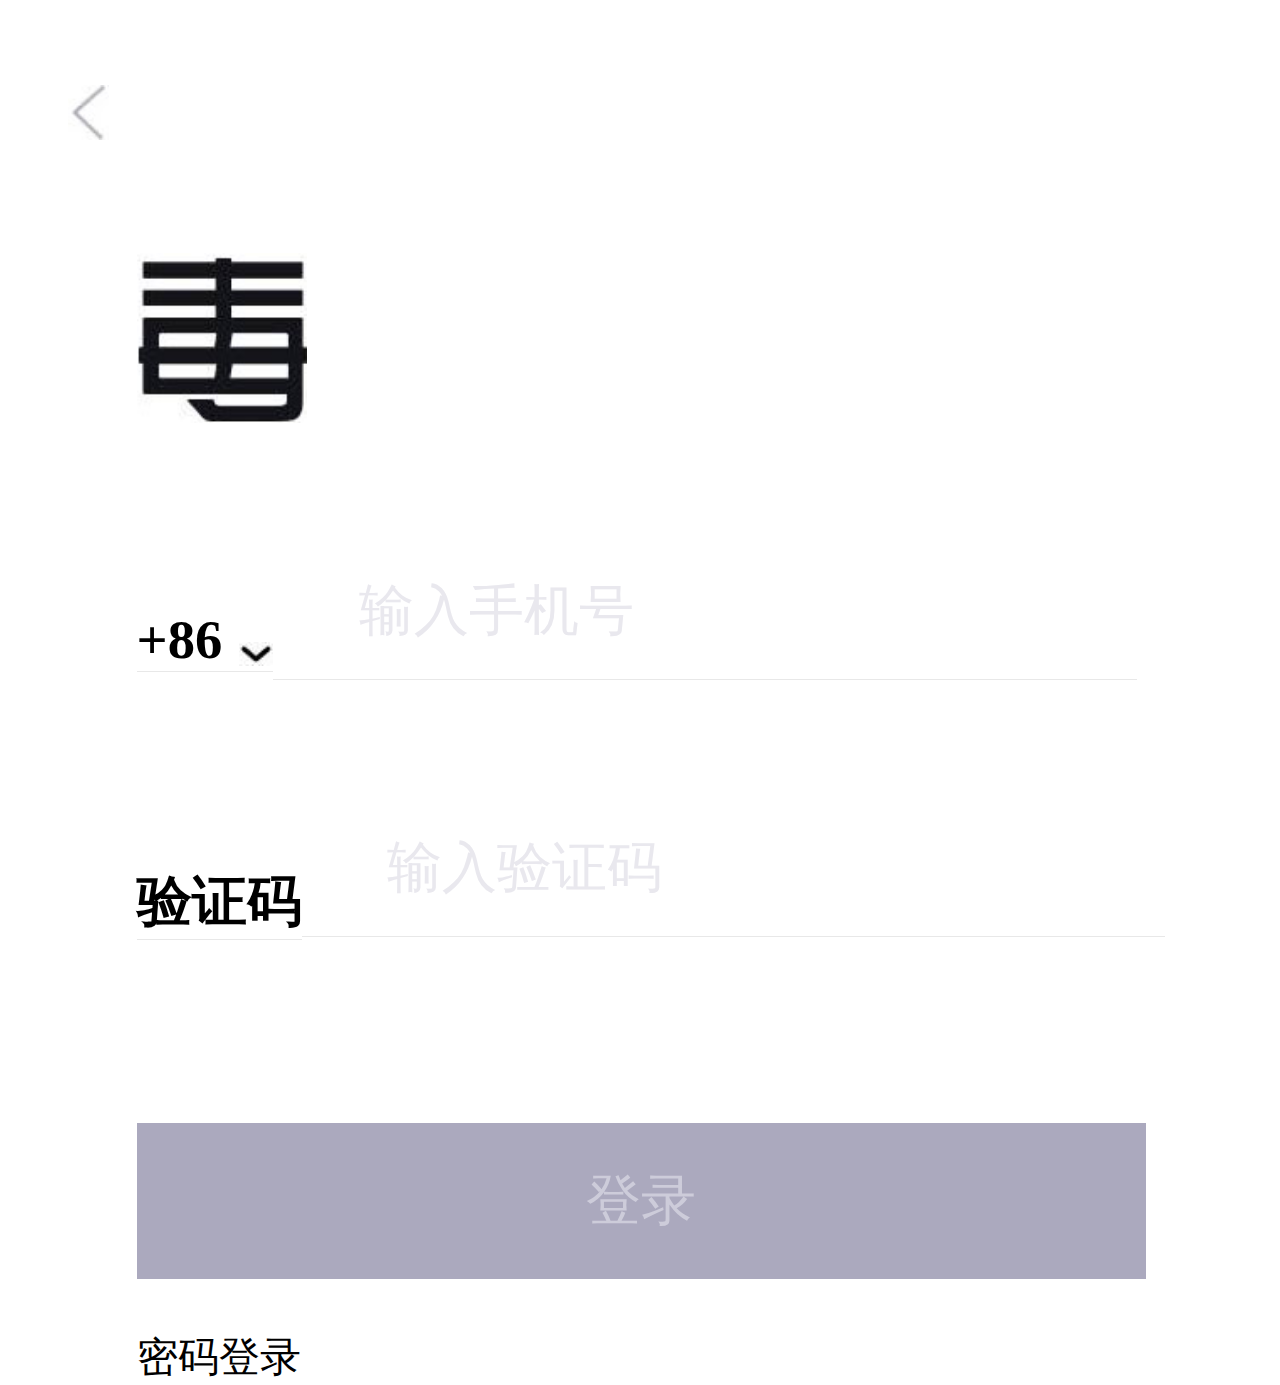
<file: login.html>
<!DOCTYPE html>
<html lang="en">
<head>
    <meta charset="UTF-8">
    <meta name="viewport" content="width=device-width, initial-scale=1.0">
    <meta http-equiv="X-UA-Compatible" content="ie=edge">
    <title>Document</title>
    <link rel="stylesheet" href="css/login.css">
</head>
<body>
    <header>
        <div class="headers">
            <a href=""><img src="img/5h1.jpg" alt=""></a>
        </div>
    </header>
    <nav>
        <div class="navs">
            <a href=""><img src="img/5n1.jpg" alt=""></a>
        </div>
        <div class="nav_one">
             <h3>+86<img src="img/5n2.jpg" alt=""></h3> <input type="text" value="输入手机号 ">
        </div>
        <div class="nav_one">
            <h3>验证码</h3>  <input type="text" value="输入验证码 ">
       </div>     
    </nav>
    
    <div class="nav_two">
                     <a href="">登录</a>
                     <p>密码登录</p>
       </div>
</body>
</html>
</file>
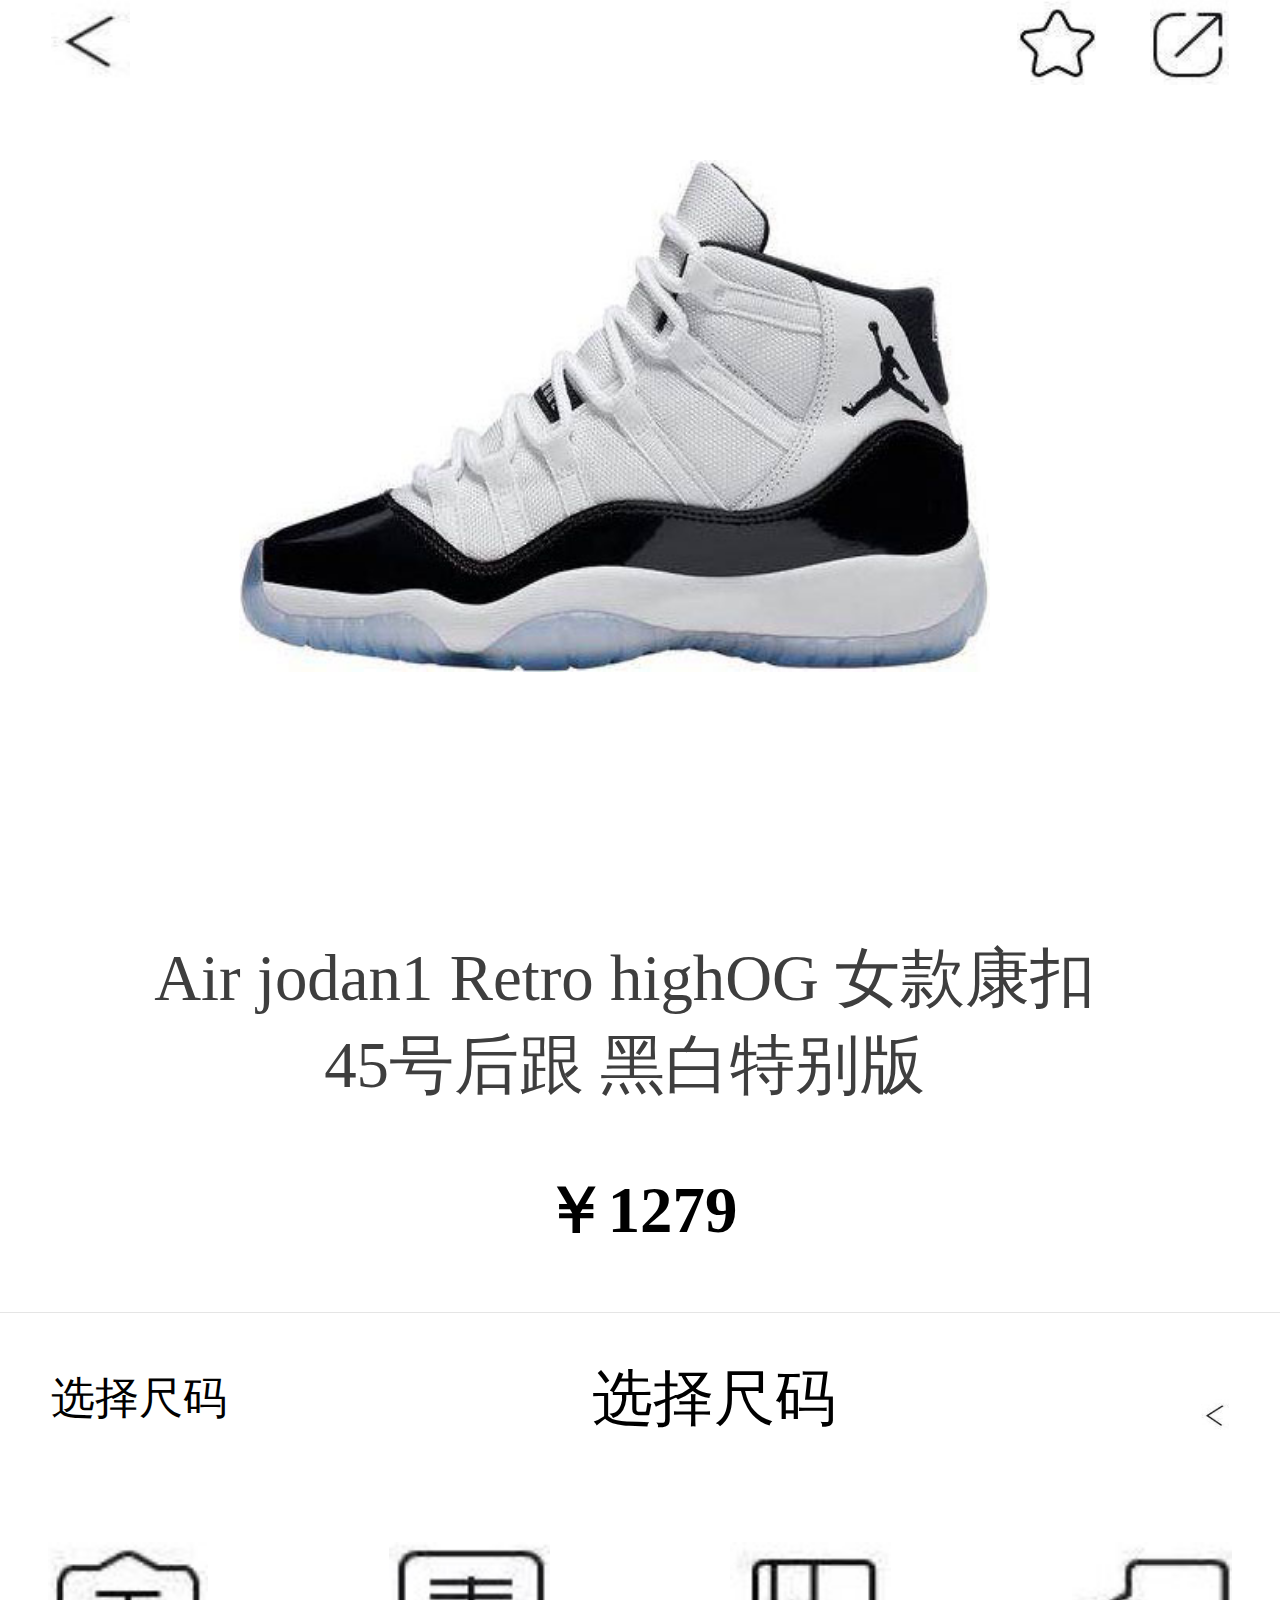
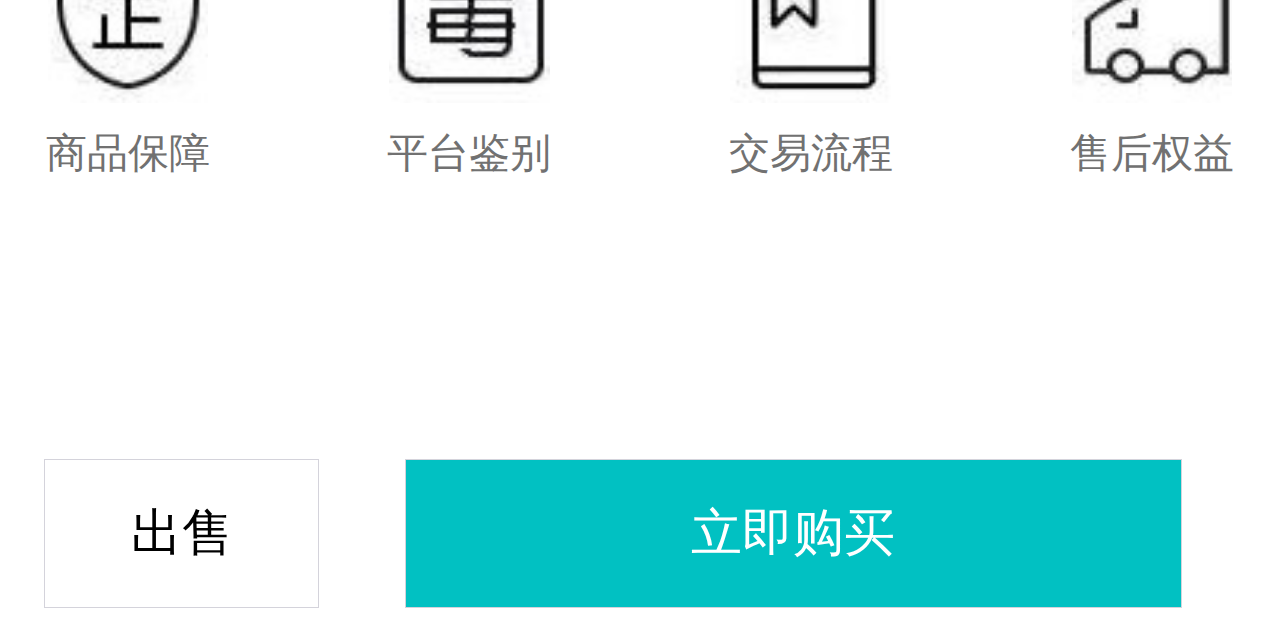
<file: particulars.html>
<!DOCTYPE html>
<html lang="en">
<head>
    <meta charset="UTF-8">
    <meta name="viewport" content="width=device-width, initial-scale=1.0">
    <meta http-equiv="X-UA-Compatible" content="ie=edge">
    <title>Document</title>
    <link rel="stylesheet" href="css/particulars.css">
    <link rel="stylesheet" href="css/iconfont.css">
</head>
<body>
    <header>
        <div class="box">
              <a href=""><img src="img/4b1.jpg" alt=""></a>
               <div class="boxR">
                    <a href=""><img src="img/4b2.jpg" alt=""></a>
                    <a href=""><img src="img/4b3.jpg" class="imgs"></a>
               </div>
        </div>
    </header>
<!-- 内容部分 -->
  <div class="content">
      <div class="contents">
             <a href=""><img src="img/4c1.jpg" alt=""></a>
             <p>Air jodan1 Retro highOG 女款康扣 45号后跟 黑白特别版</p>
             <h3>￥1279</h3>
      </div>
  </div>

<!-- 尺码部分 -->
<div class="sizes">
    <div class="Bsizes">
         <span>选择尺码</span>
         <a href=""><p>选择尺码</p></a>
         <a href=""><img src="img/4b1.jpg" alt=""></a>
    </div>
</div>
<!-- nav部分 -->
<nav>
         <a href=""><img src="img/4n1.jpg" alt=""><span>商品保障</span></a>
         <a href=""><img src="img/4n2.jpg" alt=""><span>平台鉴别</span></a>
         <a href=""><img src="img/4n3.jpg" alt=""><span>交易流程</span></a>
         <a href=""><img src="img/4n4.jpg" alt=""><span>售后权益</span></a>
</nav>

<!-- 尾部 -->
   <footer>
       <div class="footers">
               <a href="" class="sale">出售</a>
               <a href="" class="bought">立即购买</a>
       </div>
   </footer>
</body>

</html>
</file>
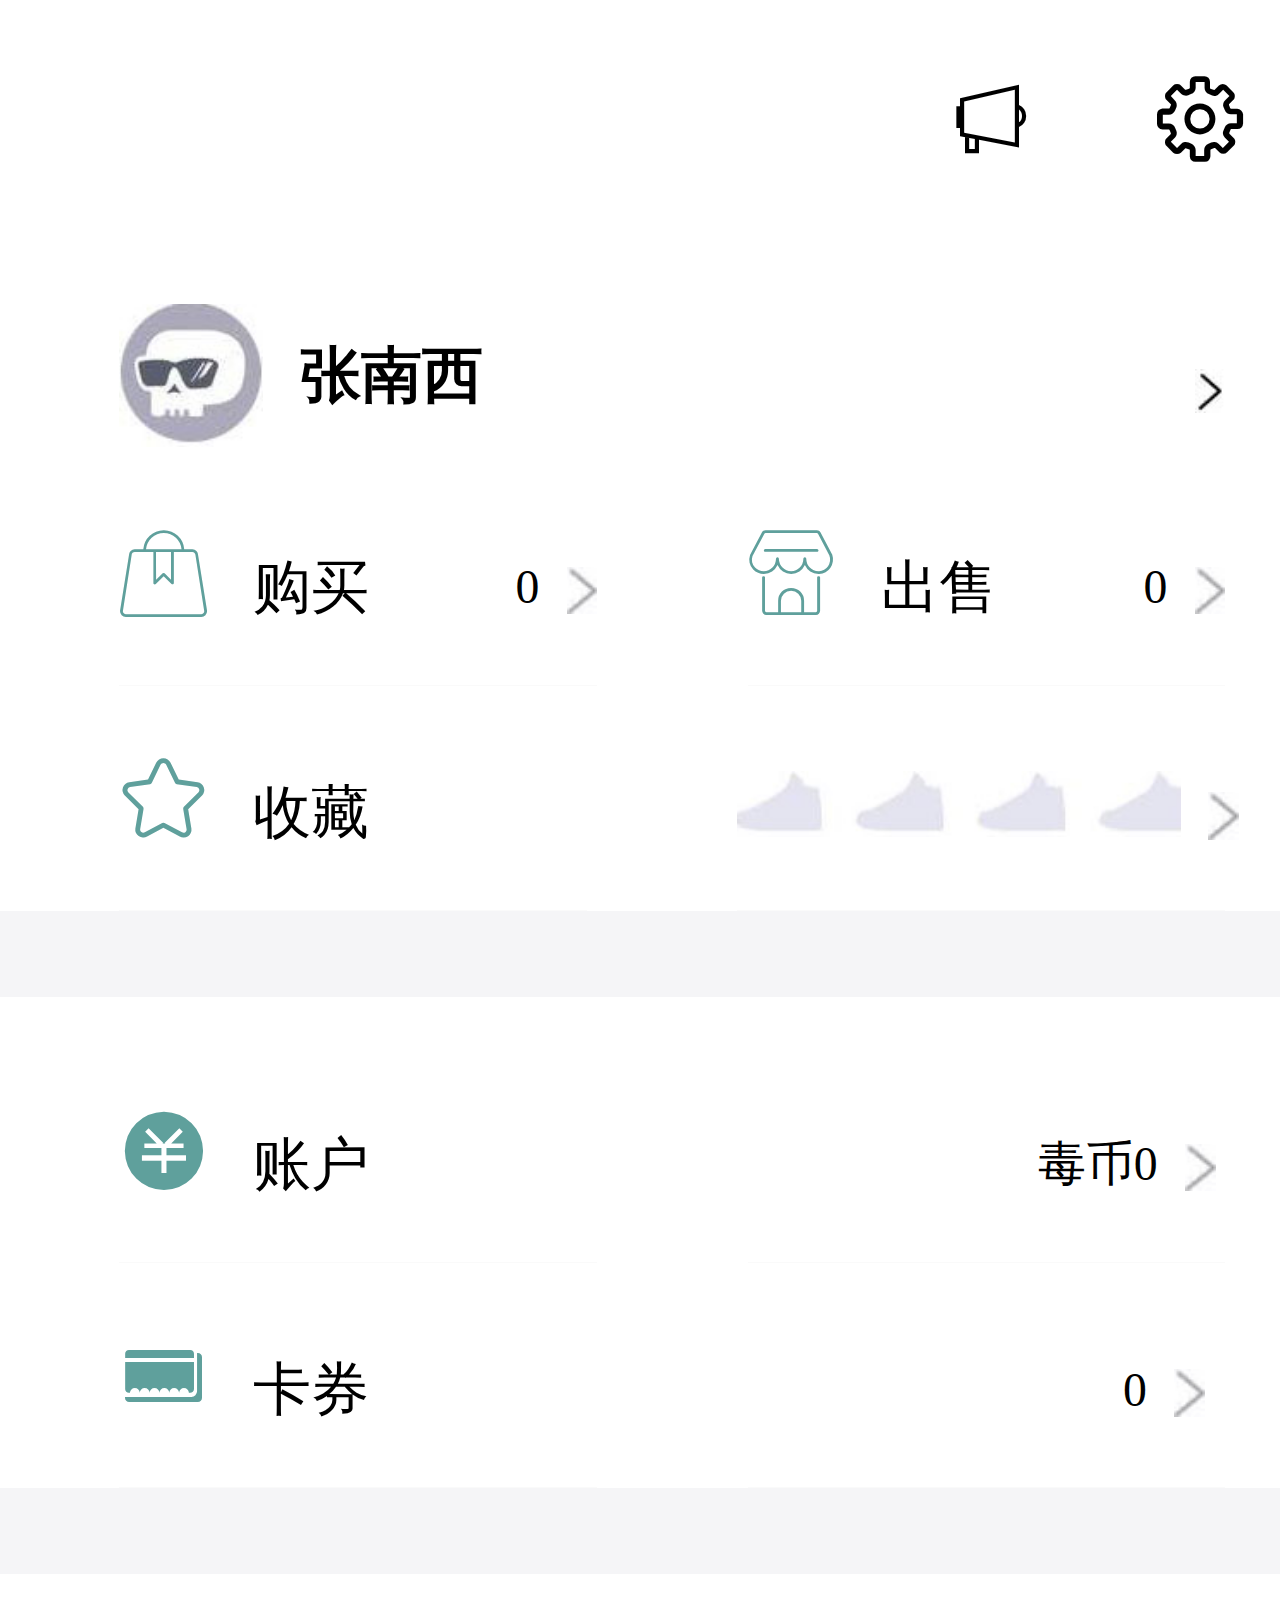
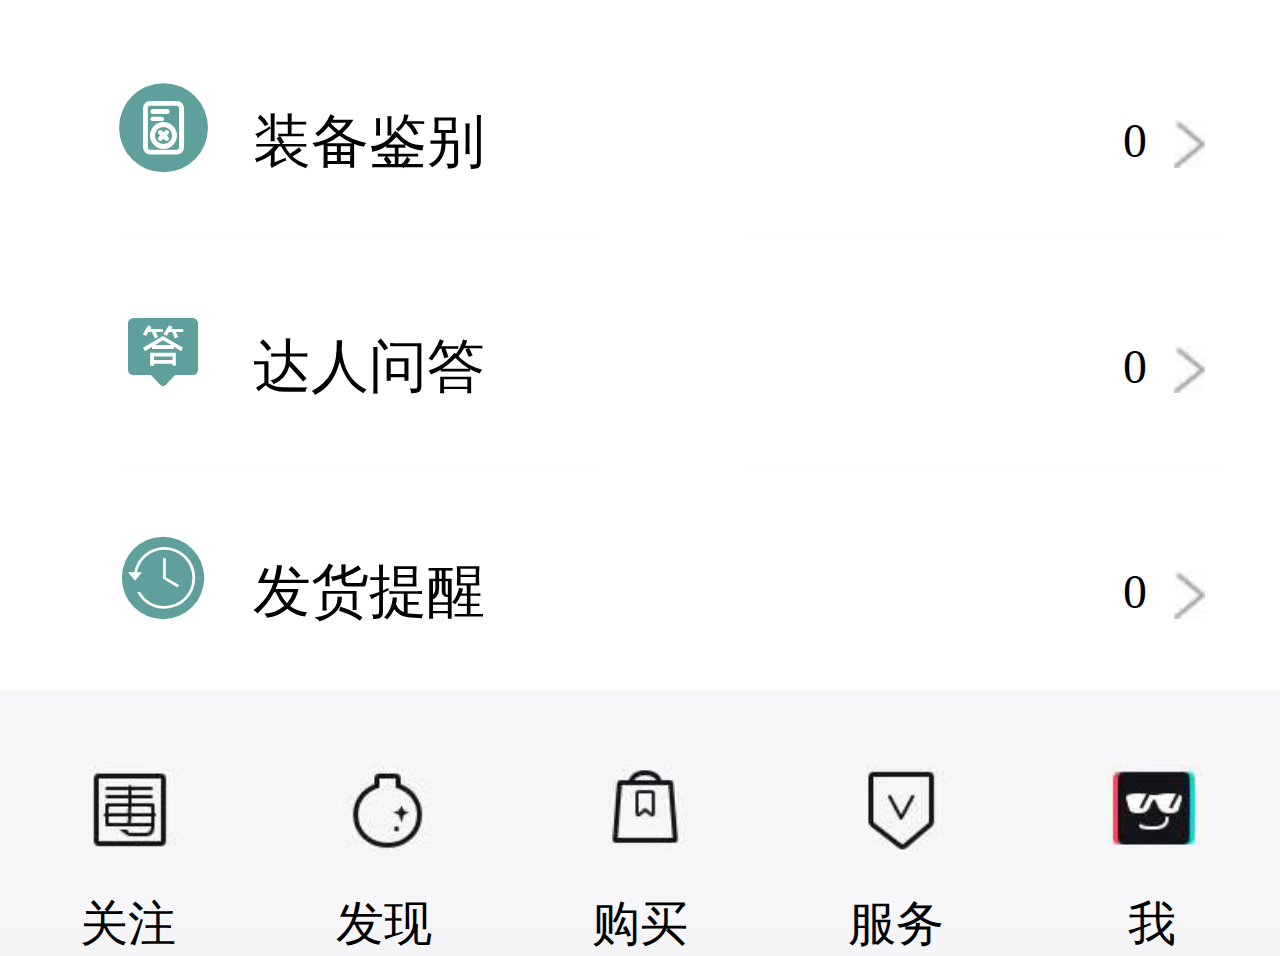
<file: person.html>
<!DOCTYPE html>
<html lang="en">
<head>
    <meta charset="UTF-8">
    <meta name="viewport" content="width=device-width, initial-scale=1.0">
    <meta http-equiv="X-UA-Compatible" content="ie=edge">
    <title>Document</title>
    <link rel="stylesheet" type="text/css" href="css/iconfont.css">
    <link rel="stylesheet" type="text/css" href="css/person.css">
</head>
<body>
    <header>
            <i class="iconfont icon-lound-speaker"></i>
            <i class="iconfont icon-shezhi"></i>
    </header>
    <nav>
        <div class="nav_s"> 
            <div class="nav_c">
                  <a href=""><img src="img/2_h1.jpg" alt=""></a>
                  <span>张南西</span>
            </div>
            <a href="" class="nav_a"><img src="img/big1.jpg" alt=""></a>
        </div>
    </nav>
   <!-- banner部分  -->
    <div class="banner">
        <div class="banners">
            <div class="banner_s">
            <span><i class="iconfont icon-goumaibanquan"></i>购买</span>
             <a href="">0<img src="img/command.jpg" alt=""></a>
            </div>
            <div class="banner_s">
                    <span><i class="iconfont icon-maijia"></i>出售</span>
                     <a href="">0<img src="img/command.jpg" alt=""></a>
                    </div>
        </div>
        <div class="banners">
                <div class="banner_s">
                <span><i class="iconfont icon-shoucang"></i>收藏</span>
                
                </div>
                <div class="banner_s">
                        <span class="footerss"><img src="img/footer.jpg" alt=""></span>
                         <a href=""><img src="img/command.jpg" alt=""></a>
                        </div>
            </div>
    </div>
<!-- 账户部分 -->
    <div class="banner banner2">
            <div class="banners">
                <div class="banner_s">
                <span><i class="iconfont icon-zhanghuchongzhi-copy"></i>账户</span>
            
                </div>
                <div class="banner_s">
                         <a href="" class=" banners2_i">毒币0<img src="img/command.jpg" alt=""></a>
                        </div>
            </div>
            <div class="banners ">
                    <div class="banner_s">
                    <span><i class="iconfont icon-qiaquan"></i>卡券</span>
                    
                    </div>
                    <div class="banner_s banners2">
                            
                             <a href="" class="banners2">0<img src="img/command.jpg" alt=""></a>
                            </div>
                </div>
        </div>
<!-- 装备识别部分 -->
<div class="banner banner3">
        <div class="banners">
            <div class="banner_s">
            <span><i class="iconfont icon-jiandingxiaohui_jiaodian
                "></i>装备鉴别</span>
    
            </div>
            <div class="banner_s">
                     <a href="" class="banners2 ">0<img src="img/command.jpg" alt=""></a>
                    </div>
        </div>
        <div class="banners">
                <div class="banner_s">
                <span><i class="iconfont icon-wenda"></i>达人问答</span>
                
                </div>
                <div class="banner_s">
                         <a href="" class="banners2">0<img src="img/command.jpg" alt=""></a>
                        </div>
            </div>
            <div class="banners">
                    <div class="banner_s">
                    <span><i class="iconfont icon-xiadanshijian"></i>发货提醒</span>
                    
                    </div>
                    <div class="banner_s">
                             <a href="" class="banners2">0<img src="img/command.jpg" alt=""></a>
                            </div>
                </div>
    </div>
   <!-- 尾部 -->
  <div class="footer">
    <div class="footer_one">
        <a href=""><img src="img/2f5.jpg" alt=""><span>关注</span></a>
        <a href=""><img src="img/2f4.jpg" alt=""><span>发现</span></a>
        <a href=""><img src="img/2f3.jpg" alt=""><span>购买</span></a>
        <a href=""><img src="img/2f2.jpg" alt=""><span>服务</span></a>
        <a href=""><img src="img/2f1.jpg" alt=""><span>我</span></a>

    </div>
</div>
</body>
</html>
</file>
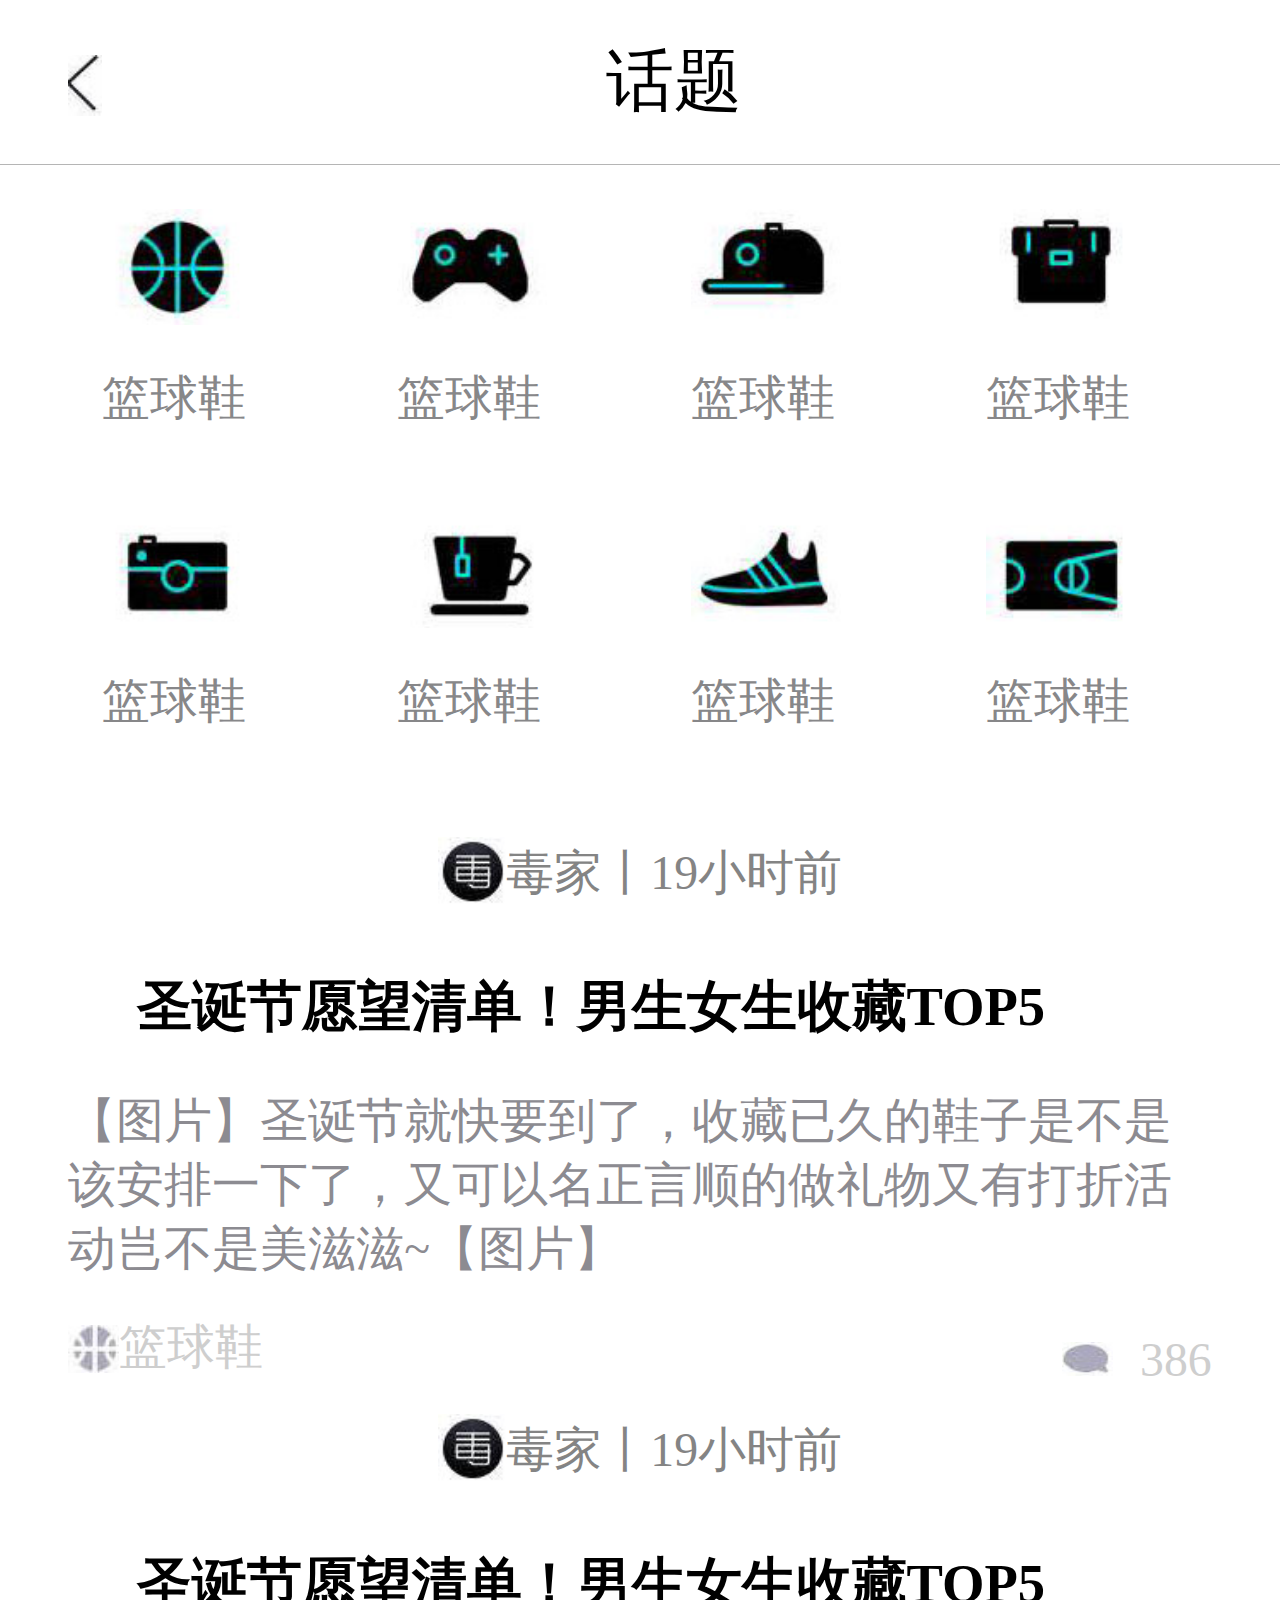
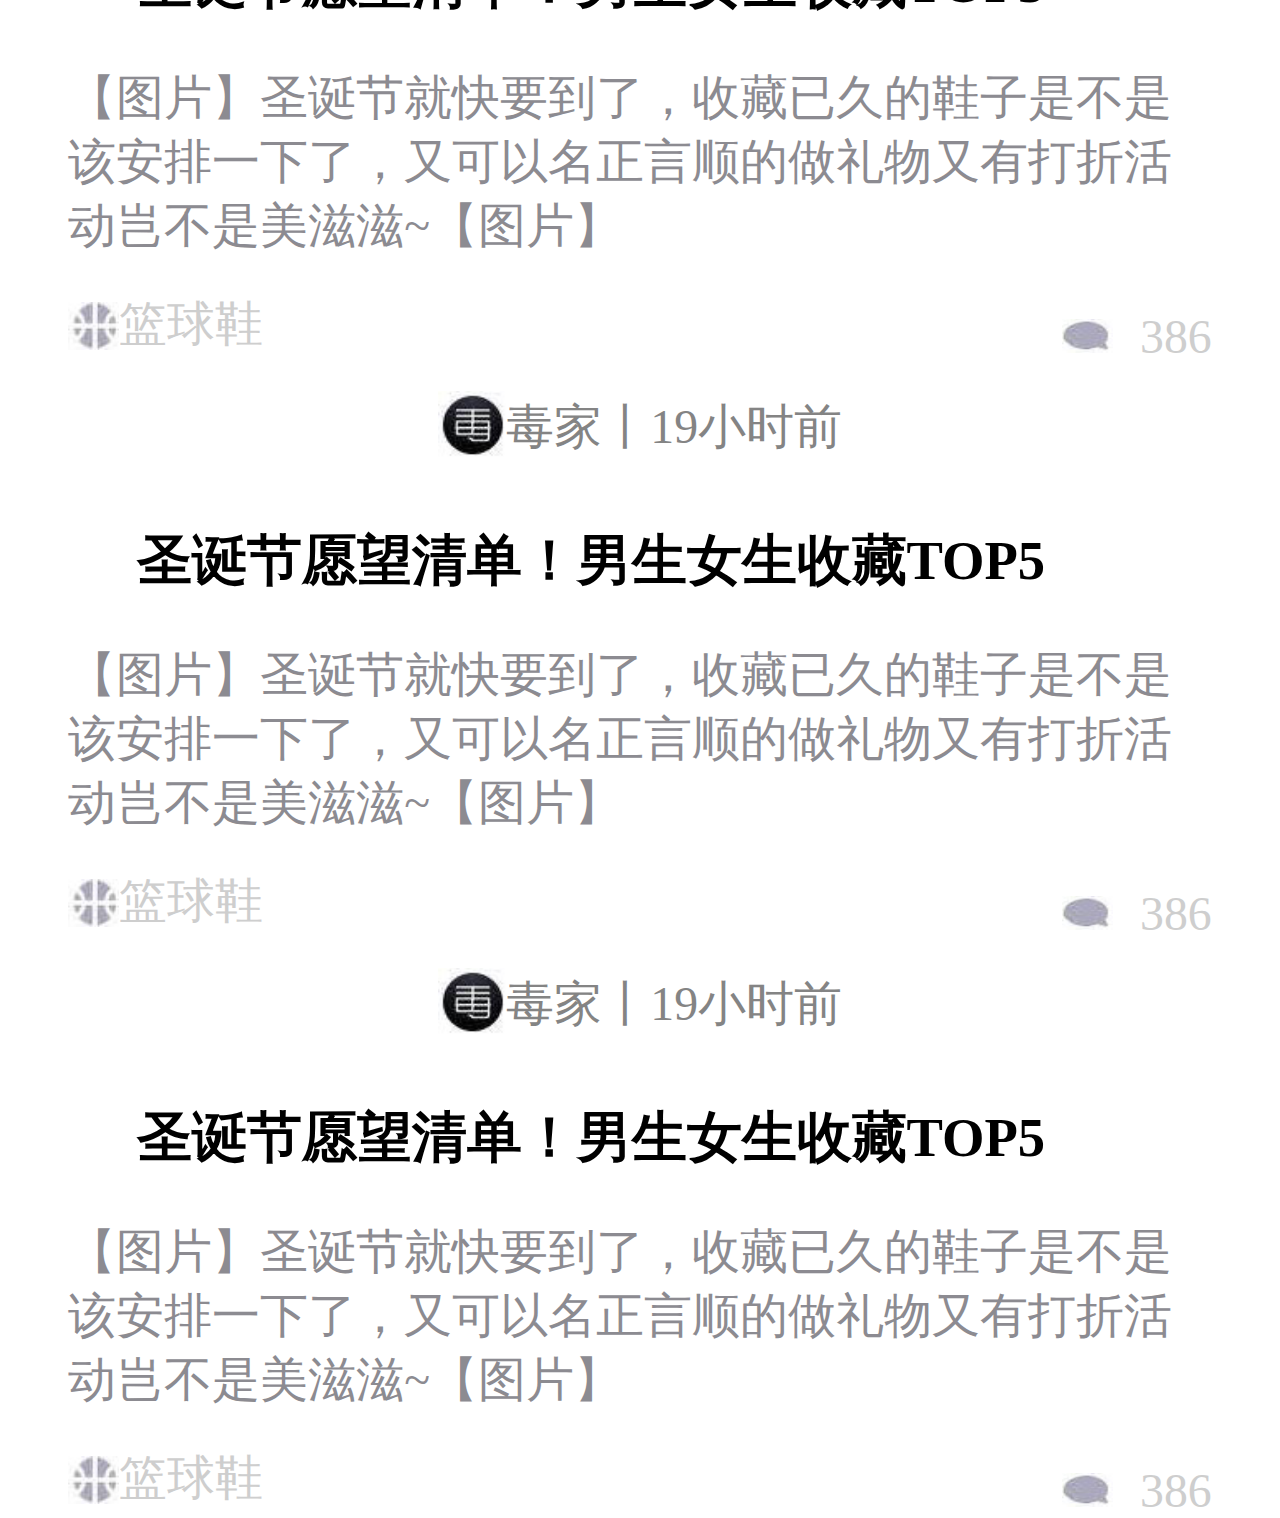
<file: topic.html>
<!DOCTYPE html>
<html lang="en">
<head>
    <meta charset="UTF-8">
    <meta name="viewport" content="width=device-width, initial-scale=1.0">
    <meta http-equiv="X-UA-Compatible" content="ie=edge">
    <title>Document</title>
    <link rel="stylesheet" href="css/topic.css">
</head>
<body>
    <header>
        <img src="img/8h1.jpg" alt="">
        <span>话题</span>
    </header>
    <nav>
        <div class="navs">
           <a href=""><img src="img/8b1.jpg" alt=""><span>篮球鞋</span></a>
           <a href=""><img src="img/8n2.jpg" alt=""><span>篮球鞋</span></a>
           <a href=""><img src="img/8n3.jpg" alt=""><span>篮球鞋</span></a>
           <a href=""><img src="img/8n4.jpg" alt=""><span>篮球鞋</span></a>
        </div>
        <div class="navs">
                <a href=""><img src="img/8n5.jpg" alt=""><span>篮球鞋</span></a>
                <a href=""><img src="img/8n6.jpg" alt=""><span>篮球鞋</span></a>
                <a href=""><img src="img/8n7.jpg" alt=""><span>篮球鞋</span></a>
                <a href=""><img src="img/8n8.jpg" alt=""><span>篮球鞋</span></a>
             </div>
    </nav>
<!-- 毒家 -->
    <div class="banner">
        <div class="banners">
              <a href=""><img src="img/8ba1.jpg" alt="">毒家丨19小时前</a>
        </div>
        <h3>圣诞节愿望清单！男生女生收藏TOP5</h3>        
        <p>【图片】圣诞节就快要到了，收藏已久的鞋子是不是该安排一下了，又可以名正言顺的做礼物又有打折活动岂不是美滋滋~【图片】</p>
         <div class="bask">
                    <div class="baskLeft">
                        <img src="img/8s1.jpg" alt="">
                        <span>篮球鞋</span>
                    </div>
            <div class="baskRight">
                    <a href=""><img src="img/8ss2.jpg" alt=""></a>
                    <span>386</span>
             </div>
          </div>  
    </div>
    <div class="banner">
            <div class="banners">
                  <a href=""><img src="img/8ba1.jpg" alt="">毒家丨19小时前</a>
            </div>
            <h3>圣诞节愿望清单！男生女生收藏TOP5</h3>        
            <p>【图片】圣诞节就快要到了，收藏已久的鞋子是不是该安排一下了，又可以名正言顺的做礼物又有打折活动岂不是美滋滋~【图片】</p>
             <div class="bask">
                        <div class="baskLeft">
                            <img src="img/8s1.jpg" alt="">
                            <span>篮球鞋</span>
                        </div>
                <div class="baskRight">
                        <a href=""><img src="img/8ss2.jpg" alt=""></a>
                        <span>386</span>
                 </div>
              </div>  
        </div>
        <div class="banner">
                <div class="banners">
                      <a href=""><img src="img/8ba1.jpg" alt="">毒家丨19小时前</a>
                </div>
                <h3>圣诞节愿望清单！男生女生收藏TOP5</h3>        
                <p>【图片】圣诞节就快要到了，收藏已久的鞋子是不是该安排一下了，又可以名正言顺的做礼物又有打折活动岂不是美滋滋~【图片】</p>
                 <div class="bask">
                            <div class="baskLeft">
                                <img src="img/8s1.jpg" alt="">
                                <span>篮球鞋</span>
                            </div>
                    <div class="baskRight">
                            <a href=""><img src="img/8ss2.jpg" alt=""></a>
                            <span>386</span>
                     </div>
                  </div>  
            </div>
            <div class="banner">
                    <div class="banners">
                          <a href=""><img src="img/8ba1.jpg" alt="">毒家丨19小时前</a>
                    </div>
                    <h3>圣诞节愿望清单！男生女生收藏TOP5</h3>        
                    <p>【图片】圣诞节就快要到了，收藏已久的鞋子是不是该安排一下了，又可以名正言顺的做礼物又有打折活动岂不是美滋滋~【图片】</p>
                     <div class="bask">
                                <div class="baskLeft">
                                    <img src="img/8s1.jpg" alt="">
                                    <span>篮球鞋</span>
                                </div>
                        <div class="baskRight">
                                <a href=""><img src="img/8ss2.jpg" alt=""></a>
                                <span>386</span>
                         </div>
                      </div>  
                </div>    
</body>
</html>
</file>
<file: css/index.css>
body,p,ol,ul,h1,h2,h3,h4,h5,h6,fieldset,select,input,textarea{
	margin:0;
	padding: 0;
}
html{
	font-size:26.67vw;
}
html,body{
	 width:100%;
}
a{
	text-decoration: none;
}
ul{
  list-style:none;
}

img{
	border:none;
	display:block;
}
.header{
    width:100%;
    height:.45rem;
    background:white;
}
.box{
	line-height: .45rem;
	display: flex;
	justify-content: space-between;
	align-items:center;
	padding-right: .14rem;
	padding-left: .08rem;
	padding-top:.10rem;
}
.box i{
	width:.28rem;
	height:.27rem;
	padding-left:.07rem;
	padding-right:.10rem; 

}
.box .box_s{
	 width:3.14rem;
	 height:.27rem;
	 border: none;
	 background:#f5f5f9;
	 color:#d3d3dd;
	 line-height:.27rem;
	 font-size:.14rem;
}
.box img{
	width:.25rem;
	height:.20rem;
}
/* 轮播图部分 */
.banner{
	width:100%;
	height:1.22rem;
	padding-top:.08rem;
}
.banner img{
	width:100%;
	height:1.22rem;
}
.swiper-container {
	width: 100%;
	height: 100%;
  }
  .swiper-slide {
	text-align: center;
	font-size: 18px;
	background: #fff;

	/* Center slide text vertically */
	display: -webkit-box;
	display: -ms-flexbox;
	display: -webkit-flex;
	display: flex;
	-webkit-box-pack: center;
	-ms-flex-pack: center;
	-webkit-justify-content: center;
	justify-content: center;
	-webkit-box-align: center;
	-ms-flex-align: center;
	-webkit-align-items: center;
	align-items: center;
  }
/* 话题部分 */
.title{
	 width:100%;
	 display: -webkit-flex;
	-webkit-flex-wrap:wrap;
	background: white;
	
}

.title a{
	width: 20%;
	font-size: .12rem;
	color: #717171;
	text-align: center;
	padding-top: .17rem;
	padding-bottom: .17rem;
	box-sizing: border-box;
	
}

.title a img{
	width: .47rem;
	height: .47rem;
	margin:0 auto .07rem;
}
.title a .titles{
	width:.52rem;
	height:.62rem;
}
/* 图片部分 */
.images{
	width:100%;
}
.image1{
	display: flex;
	justify-content: space-between;
	width:100%;
	height:1.24rem;
}

.image1 a img{
			   width: 1.22rem;
               height: 1.22rem;
			   
}
/* 尾部 */
.footer{
	padding-top:.21rem;
	width:100%;
	height:.60rem;
	background: #f7f7f9;
}
.footer_one{
	text-align: center;
	display: flex;
	justify-content: space-around;
}
.footer_one a{
	font-size:.14rem;
	color:black;

}

.footer_one a img{
	margin-bottom:.12rem;
	padding-left:.02rem;
	width:.28rem;
	height:.26rem;
  }
</file>
<file: css/iconfont.css>
@font-face {font-family: "iconfont";
  src: url('../font/iconfont.eot?t=1545185799865'); /* IE9*/
  src: url('../font/iconfont.eot?t=1545185799865#iefix') format('embedded-opentype'), /* IE6-IE8 */
  url('[data-uri]') format('woff'),
  url('../font/iconfont.ttf?t=1545185799865') format('truetype'), /* chrome, firefox, opera, Safari, Android, iOS 4.2+*/
  url('../font/iconfont.svg?t=1545185799865#iconfont') format('svg'); /* iOS 4.1- */
}

.iconfont {
  font-family:"iconfont" !important;
  font-style:normal;
  -webkit-font-smoothing: antialiased;
  -moz-osx-font-smoothing: grayscale;
}

.icon-sousuo1:before { content: "\e623"; }

.icon-zhanghuchongzhi-copy:before { content: "\e621"; }

.icon-qiaquan:before { content: "\e61f"; }

.icon-sousuo:before { content: "\e613"; }

.icon-sousuo2:before { content: "\e650"; }

.icon-maijia:before { content: "\e611"; }

.icon-xiadanshijian:before { content: "\e64a"; }

.icon-goumaibanquan:before { content: "\e649"; }

.icon-shezhi:before { content: "\e600"; }

.icon-lound-speaker:before { content: "\e6ae"; }

.icon-wenda:before { content: "\e889"; }

.icon-shoucang:before { content: "\e60a"; }

.icon-star:before { content: "\e61b"; }

.icon-jiandingxiaohui_jiaodian:before { content: "\e626"; }

.icon-kaquan:before { content: "\e62e"; }
</file>
<file: css/bought.css>
body,p,ol,ul,h1,h2,h3,h4,h5,h6,fieldset,select,input,textarea{
	margin:0;
	padding: 0;
}
html{
	font-size:26.67vw;
}
html,body{
	 width:100%;
	 background:#f5f5f7;
}
a{
	text-decoration: none;
}
ul{
  list-style:none;
}

img{
	border:none;
	display:block;
}

/* 头部 */
.header{
    width:100%;
    height:.45rem;
    background:white;
}
.box{
	line-height: .45rem;
	display: flex;
	justify-content: space-between;
	align-items:center;
	padding-right: .14rem;
	padding-left: .08rem;
	padding-top:.10rem;
	background:white;
}
.box i{
	width:.28rem;
	height:.27rem;
	padding-left:.07rem;
	padding-right:.10rem; 

}
.box .box_s{
	 width:3.64rem;
	 height:.27rem;
	 border: none;
	 background:#f5f5f9;
	 color:#d3d3dd;
	 line-height:.27rem;
	 font-size:.14rem;
}
/* 第二部分 */
.content{
      width:100%;
      height:.88rem;
	  display: flex;
	  background:white;
}
.conLeft{
    width:50%;
    display: flex;
	padding-left:.16rem;
	border-bottom: 1px solid #fefefe;
}
.conLeft a{
    width:1.62rem;
    display:flex;
     font-size:.18rem;
     line-height:.88rem;
	 font-weight: 600;
	 border-right:1px solid #fefefe;
	 


}

.conLeft a img{
    width:.62rem;
    height:.50rem;
    margin-top:.22rem;
    margin-left:.15rem;
}

/* 问答部分 */
.answer{
	width:100%;
	height:.99rem;
	background:white;
}
.answers{
	padding-left:.20rem;
	padding-right:.20rem;
	display: flex;
	justify-content: space-between;
}
.answers h2{
     font-size:.18rem;
}

.answers a {
	display: flex;
	font-size:.15rem;
	color:#7c8187;
	
}
.answers a  img{
	width:.06rem;
	height:.10rem;
	margin-top:.06rem;
	margin-left:.10rem;
}
.people{
	padding-left:.20rem;
	display: flex;
	padding-top:.18rem;
	padding-bottom: .18rem;
	background:white;
}
.people img{
	  width:.37rem;
	  height:.37rem;
}
.ppRight{
	margin-left:.10rem;
	background:white;
}
.ppRight p{
	font-size:.16rem;
}
.ppRight h2{
	font-size:.14rem;
	color:#acacae;
}
/* 最新资讯 */
.news{
  width:100%;
 
  background:white;
  line-height:.45rem;
  padding-top:.10rem;
}
.s_news{
	display: flex;
	justify-content: space-between;

}

.s_news a{
	width:25%;
	text-align: center;
}
.s_news h3{
	font-size:.16rem;
	color:#242426;
}
.s_news p{
	font-size:.14rem;
	color:#a9a9ab;
}
.imgss img{
	  width:100%;
	  height:2.39rem;
}
.news h2{
	 font-size:.15rem;
	 padding-left:.20rem;
	 padding-right:.30rem;
	 height: .60rem;
	 line-height: .30rem;
}
/* 小标签 */
.bask{
	padding-left:.20rem;
	padding-right:.20rem;
	display: flex;
	justify-content: space-between;
}
.baskLeft{
	display: flex;
}
.baskLeft a{
		width:.35rem;
		height:.17rem;
	  border:1px solid  black;
	  background: black;
	  font-size:.10rem;
	  color:#bababa;
	  text-align: center;
	  line-height:.17rem;
	  margin-top:.10rem;
	  margin-right:.10rem;
}

.baskLeft span{
  font-size:.14rem;
  color:#cecece;
 
}
.baskRight{
	display: flex;
}
.baskRight a img{
width:.15rem;
height:.18rem;
margin-top:.10rem;
margin-right:.10rem;
  }
  .baskRight span{
	font-size:.14rem;
	color:#cecece;
	
	  }

/* 尾部 */
.footer{
	padding-top:.21rem;
	width:100%;
	height:.60rem;
	background: #f7f7f9;
}
.footer_one{
	text-align: center;
	display: flex;
	justify-content: space-around;
}
.footer_one a{
	font-size:.14rem;
	color:black;

}

.footer_one a img{
	margin-bottom:.12rem;
	padding-left:.02rem;
	width:.28rem;
	height:.26rem;
  }
</file>
<file: css/details.css>
body,p,ol,ul,h1,h2,h3,h4,h5,h6,fieldset,select,input,textarea{
	margin:0;
	padding: 0;
}
html{
	font-size:26.67vw;
}
html,body{
	 width:100%;
}
a{
	text-decoration: none;
}
ul{
  list-style:none;
}

img{
	border:none;
	display:block;
}

header{
    width:100%;
    height:.47rem;

}
.box{
    padding-left:.15rem;
    padding-right:.18rem;
}
.box{
	line-height: .45rem;
	display: flex;
	justify-content: space-between;
	align-items:center;
	padding-right: .14rem;
	padding-left: .08rem;
    padding-top:.10rem;
    padding-bottom:.08rem;
}
.box i{
	width:.28rem;
	height:.27rem;
	padding-left:.07rem;
	padding-right:.10rem; 

}
.box .box_s{
	 width:3.14rem;
	 height:.27rem;
	 border: none;
	 background:#f5f5f9;
	 color:#d3d3dd;
	 line-height:.27rem;
	 font-size:.14rem;
}
.box a img{
    width:.15rem;
    height:.19rem;
}
/* 品牌部分 */
.content{
    width:100%;
    display: flex;
}
.conLeft{
    width:25rem;
    height:574px;
    overflow:hidden;
}
.conRight{
    width:75rem;
    height:574px;
    overflow:hidden;
}
.pinpai{
       list-style: none;
}
.pinpai li {
     font-size:.16rem;
     width:.93rem;
     height:.62rem;
     background:#f5f5f7;
     text-align: center;
     line-height:.62rem;
     border-bottom: 1px solid white;
}
.pinpai li a{
    color:black;
}

.conRight .all{
           display: block;
            width:2.28rem;
            height:.40rem;
            border: 1px solid #cccccc;
            font-size:.16rem;
            text-align: center;
            line-height: .40rem;
            margin-left:.25rem;
            color:black;
}
.pinpai2 a{
    display: inline-block;
        width:25%;
        height:.80rem;  
}
.pinpai2 a img{
  
    width:.90rem;
    height:.80rem;  
}

/* 尾部 */
.footer{
	padding-top:.21rem;
	height:.60rem;
	background: #f7f7f9;
}
.footer_one{
	text-align: center;
	display: flex;
	justify-content: space-around;
}
.footer_one a{
	font-size:.14rem;
	color:black;

}

.footer_one a img{
	margin-bottom:.12rem;
	padding-left:.02rem;
	width:.28rem;
	height:.26rem;
  }
</file>
<file: css/list.css>
body,p,ol,ul,h1,h2,h3,h4,h5,h6,fieldset,select,input,textarea{
	margin:0;
	padding: 0;
}
html{
	font-size:26.67vw;
}
html,body{
	 width:100%;
}
a{
	text-decoration: none;
}
ul{
  list-style:none;
}

img{
	border:none;
	display:block;
}

/* 头部 */
header{
    width:100%;
    height:.47rem;

}
.box{
    padding-left:.08rem;
    padding-right:.18rem;
}
.box{
	line-height: .45rem;
	display: flex;
	justify-content: space-between;
	align-items:center;
	padding-right: .14rem;
	padding-left: .08rem;
    padding-top:.10rem;
    padding-bottom:.08rem;
}
.box i{
	width:.28rem;
	height:.27rem;
	padding-left:.07rem;
	padding-right:.10rem; 

}
.box .box_s{
	 width:3.14rem;
	 height:.27rem;
	 border: none;
	 background:#f5f5f9;
	 color:#d3d3dd;
	 line-height:.27rem;
	 font-size:.14rem;
}
.box a img{
	width:.25rem;
	height:.25rem;
}
/* 大图部分 */
.bigS{
    width:100%;
    height:1.24rem;
}
.bigS a img{
     width:100%;
     height:1.24rem;
}
/* 轮播图部分 */
nav{
    width:100%;
    height:1.09rem;
    border:1px solid #f7f7f7;
}
.nav_s{
    padding-left:.16rem;
    padding-right:.17rem;
    padding-top:.27rem;
    display: flex;
    justify-content: space-between;
}
.nav_s a{
    font-size:.12rem;
    color:black;
    font-weight: 600;
    text-align: center;
}
.nav_s a img{
     width:.5rem;
     height:.32rem;
     margin-bottom:.13rem;
    
}
.nav_s a .navss{
    margin-left:.10rem;
   
}
/* 原价部分 */
.yuanjia{
    width:100%;
    height:.81rem;
}
.yuanjia a img{
    width:100%;
    height:.81rem;
}
/* 交易部分 */
.bargain{
    width:100%;
    height:1.26rem;
    padding-bottom:.25rem;
}
.bargainS{
    padding-left:.20rem;
    padding-right:.20rem;
    height:1.26rem;
    display: flex; 
    border:1px solid #f7f7f7;
}
.bargainL:nth-child(2){
    margin-left:.24rem;
}
.bargainL{
    width:1.68rem;
    height:1.45rem;
}
.bargain h3{
    font-size:.18rem;
    padding-top:.23rem;
}
.bargain_t{
    display: flex;
    padding-top:.28rem;
}
.bargain_t a img{
    width:.83rem;
    height:.46rem;
}
.bargain_t a .imgs{
    margin-left:.18rem;
}
.bargainB .price{
    font-size:.20rem;
    color:#ff2763;
    display: block;
}
.bargainB .prices{
    font-size:.10rem;
    color:#6f6e74;
    text-decoration:line-through;
}
/* 倒计时 */
.daojishi{
    display: flex;
}
.daojishi .dj_left{
 margin-left:.10rem;
 margin-top:.25rem;
}
.daojishi .ms_time{
    width:.88rem;
    display: flex;
}
.daojishi .num{
    font-size:.12rem;
    margin-left:.10rem;
}
.daojishi .str{
    font-size:.12rem;
    margin-left:.06rem;
}
/* banner */
.banner{
    width:100%;
    height:.51rem;
}
.banners{
     margin-left:.20rem;
     padding-right:.20rem;
     height:.51rem;
     display: flex;
     justify-content: space-around;
     align-items: center;
     background: url("../img/3bank.jpg")  no-repeat;
     background-size:3.37rem .51rem;
}
.banners a{
    height:.15rem;
    font-size:.16rem;
    display: flex;
    color:white;

}
.banners a img{
    width:.15rem;
    height:.15rem;
    margin-top:.05rem;
}
/* 商品列表 */
.arrange{
    width:100%;
}
.arranges{
    display: flex;
    padding-left:.20rem;
    padding-right:.20rem;
}
.arrLeft{
    width:1.67rem;
   
}
.arrLeft img{
    width:1.28rem;
    height:.97rem;
    margin-top:.20rem;
}
.arrLefts {
    margin-left:.3rem;
}
.arrBto{
    display: flex; 
} 
.arrLeft p{
    font-size:.14rem;
    color:#dadada;
    width:1.47rem;
    text-overflow: -o-ellipsis-lastline;
    overflow: hidden;
    text-overflow: ellipsis;
    display: -webkit-box;
    -webkit-line-clamp: 2;
     line-clamp: 2;
    -webkit-box-orient: vertical;
    margin-top:.26rem;
}
.arrBto{
    margin-top:.10rem;
}
.arrBto h2{
    display: inline-block;
    font-size:.14rem;
}
.arrBto span{
    font-size:.14rem;
    color:#92959a;
    margin-left:.12rem;
}
/* 尾部 */
.footer{
	padding-top:.21rem;
	width:100%;
	height:.60rem;
	background: #f7f7f9;
}
.footer_one{
	text-align: center;
	display: flex;
	justify-content: space-around;
}
.footer_one a{
	font-size:.14rem;
	color:black;

}

.footer_one a img{
	margin-bottom:.12rem;
	padding-left:.02rem;
	width:.28rem;
	height:.26rem;
  }
</file>
<file: css/login.css>
body,p,ol,ul,h1,h2,h3,h4,h5,h6,fieldset,select,input,textarea{
	margin:0;
	padding: 0;
}
html{
	font-size:26.67vw;
}
html,body{
	 width:100%;
}
a{
	text-decoration: none;
}
ul{
  list-style:none;
}

img{
	border:none;
	display:block;
}
header{
    width:100%;
    height:.49rem;
}
.headers{
    padding-left:.20rem;
}
.headers img{
    width:.12rem;
    height:.16rem;
    margin-top:.25rem;
}
/* 内容部分 */
nav{
    width:100%;
    height:2.2rem;
}
.navs{
    padding-left:.40rem;
    padding-right:.40rem;
}
.navs img{
    width:.50rem;
    height:.50rem;
}
.nav_one{
    padding-left:.40rem;

}
.nav_one h3{
    font-size:.16rem;
    display: flex;
    float:left;
    margin-top:.54rem;
    border-bottom: 1px solid #e8e8e8;

}
.nav_one input{
    padding-top:.35rem;
    outline: none;
    border:none;
   height:.40rem;
   width:2.53rem;
     border-bottom:1px solid #e8e8e8;
    font-size:.16rem;
    display: flex;
    color:#e9e8ee;
    float:left;
    text-indent:.25rem;
    
}
.nav_one  img{
    width:.10rem;
    height:.07rem;
    margin-top:.10rem;
    margin-left:.05rem;
    
}
.nav_one a span{
    font-size:.16rem;
    color:#e5e4ea;
    
}
.nav_two{
    width:100%;
    padding-top:.35rem;
}
.nav_two a{
   
    margin-left:.40rem;
    display: block;
    width:2.95rem;
    height:.45rem;
    border: 1px solid #aba9be;
    font-size:.16rem;
    text-align: center;
    line-height:.45rem;
    background: #aba9be;
    color:#cdccda;
}
.nav_two p{
    margin-left:.40rem;
    padding-top:.15rem;
    font-size:.12rem;
}
</file>
<file: css/particulars.css>
body,p,ol,ul,h1,h2,h3,h4,h5,h6,fieldset,select,input,textarea{
	margin:0;
	padding: 0;
}
html{
	font-size:26.67vw;
}
html,body{
	 width:100%;
}
a{
	text-decoration: none;
}
ul{
  list-style:none;
}

img{
	border:none;
	display:block;
}
/* 商品头部 */
header{
    width:100%;
    height:.27rem;
}
.box{
    padding-left:.15rem;
	padding-right:.15rem;
	display: flex;
	justify-content: space-between;
}
.box img{
	text-align: center;
	 width:.23rem;
	 height:.25rem;
}
.boxR{
	display: flex; 
	
}
.boxR a .imgs{
	margin-left:.16rem;
} 
/* 内容部分 */
.content{
	width:100%;
	padding-top:.20rem;
	border-bottom:1px solid #e5e5e5;
}
.contents{
	padding-left:.15rem;
	padding-right:.15rem;
}
.contents a img{
	  width:2.2rem;
	  height:1.5rem;
	  margin-left:.55rem;
}
.contents p{
	width:2.9rem;
	font-size:.19rem;
	color:#3e3e3e;
	text-align: center;
	margin-left:.23rem;
	margin-top:.77rem;
}
.contents h3{
	font-size:.19rem;
	text-align: center;
	margin-top:.17rem;
	margin-bottom:.17rem;

}
/* 尺码部分 */
.sizes{
	width:100%;
	height:.50rem;
}
.Bsizes{
	padding-left:.15rem;
	padding-right:.15rem;
	display: flex;
	justify-content: space-between;
}
.Bsizes span{
	font-size:.13rem;
	color:.13rem;
	line-height:.50rem;

}
.Bsizes a p{
	font-size:.18rem;
	color:black;
	line-height:.50rem;

	
}
.Bsizes a img{
	width:.08rem;
	height:.10rem;
	margin-top:.25rem;

}
/* nav部分 */
nav{
	width:100%;
	display: -webkit-flex;
	justify-content: space-between;
   -webkit-flex-wrap:wrap;
   background: white;
   
}

nav a{
   width: 20%;
   font-size: .12rem;
   color: #717171;
   text-align: center;
   padding-top: .17rem;
   padding-bottom: .17rem;
   box-sizing: border-box;
   
}

nav a img{
   width: .47rem;
   height: .47rem;
   margin:0 auto .07rem;
}
/* 尾部 */
footer{
	 width:100%;
	 height:.57rem;
	 
}

.footers .sale{
	display: inline-block;
	width:.80rem;
	height:.43rem;
	border:1px solid #d4d3db;
	font-size:.15rem;
	color:black;
	text-align: center;
	line-height:.43rem;
	margin-left:.13rem;

}
.footers .bought{
	display: inline-block;
	width:2.27rem;
	height:.43rem;
	border:1px solid #d4d3db;
	font-size:.15rem;
	color:white;
	background:#01c1c2;
	text-align: center;
	line-height:.43rem;
	margin-right:.10rem;



}
</file>
<file: css/person.css>
body,
p,
ol,
ul,
h1,
h2,
h3,
h4,
h5,
h6,
fieldset,
select,
input,
textarea {
    margin: 0;
    padding: 0;
}

html {
    font-size: 26.67vw;
}

html,
body {
    width: 100%;
    background: #f5f5f7;
}

a {
    text-decoration: none;
}

ul {
    list-style: none;
}

img {
    border: none;
    display: block;
}

/* 头部 */
header {
    padding-left: 2.78rem;
    padding-top: .21rem;
    display: flex;
    height: .60rem;
    background: white;
}

header i {
    display: block;
    font-size: .25rem;
}

header i:nth-child(2) {
    margin-left: .36rem;
}

/* 导航部分 */
nav {
    width: 100%;
    height: .42rem;
    background: white;

}

.nav_s {
    padding-left: .35rem;
    display: flex;
    padding-right: .16rem;
    padding-top: .08rem;
    justify-content: space-between;
}

.nav_c {
    display: flex;
}

.nav_c a img {
    width: .42rem;
    height: .42rem;

}

.nav_c span {
    font-size: .18rem;
    line-height: .42rem;
    margin-left: .11rem;
    font-weight: 600;
}

.nav_s .nav_a img {
    width: .09rem;
    height: .13rem;
    padding-top: .19rem;
}

/* banner部分 */
.banner {
    background: white;
    padding-top: .12rem;
    width: 100%;
    
}

.banner2 {
    margin-top: .25rem;
}

.banner3 {
    margin-top: .25rem;
}

.banners {
    padding-left: .35rem;
    padding-right: .16rem;
    display: flex;
    height: .66rem;
}

.banner_s {
    float: left;
    width: 1.43rem;
    display: flex;
    justify-content: space-between;
    line-height: .66rem;
    border-bottom: 1px solid #fafafa;
}

.banner_s span {
    font-size: .17rem;
    color: black;
}
.banner_s .footerss img {
    width:1.3rem;
    margin-top:.25rem;
}


.banner_s span i {
    font-size: .26rem;
    color: #5fa09c;
    margin-right: .13rem;
}

.banner_s a {
    margin-top: .04rem;
    font-size: .14rem;
    display: flex;
    color: black;
}

.banner_s a img {
    width: .09rem;
    height: .14rem;
    margin-left: .08rem;
    margin-top: .27rem;

}
.banners .banner_s .banners2{
    margin-left: 1.10rem;
}
.banners .banner_s  .banners2_i{
    margin-left:0.85rem;
}

.banner_s:nth-child(2) {
    margin-left: .44rem;
}

/* 尾部 */
.footer{
	padding-top:.21rem;
	width:100%;
	height:.48rem;
	background: #f7f7f9;
}
.footer_one{
	text-align: center;
	display: flex;
	justify-content: space-around;
}
.footer_one a{
	font-size:.14rem;
	color:black;

}

.footer_one a img{
	margin-bottom:.12rem;
	padding-left:.02rem;
	  width:.28rem;
	  height:.26rem;
  }
</file>
<file: css/topic.css>
body,p,ol,ul,h1,h2,h3,h4,h5,h6,fieldset,select,input,textarea{
	margin:0;
	padding: 0;
}
html{
	font-size:26.67vw;
}
html,body{
	 width:100%;
}
a{
	text-decoration: none;
}
ul{
  list-style:none;
}

img{
	border:none;
	display:block;
}
/* 头部 */
header{
    width:100%;
    height:.48rem;
    display: flex;
    line-height:.48rem;
    border-bottom: 1px solid #b5b5b5;
}
header img{
    margin-left:.20rem;
    width: 0.10rem;
    height:.18rem;
    margin-top:.16rem;
}

header span{
    font-size:.20rem;
    text-align: center;
    width:3.35rem;
 
}
/* 导航部分 */
nav{
    width:100%;
    height:1.6rem;
}
.navs {
    display: flex;
    justify-content: space-between;
    padding-left:.20rem;
    margin-left:.10rem;
    margin-bottom: .24rem;
    margin-top: .13rem;
    

}
.navs a{
    width:25%;
}
.navs a img{
    width:.44rem;
    height: 0.34rem;
    
}
.navs a span{
    display: block;
    font-size:.14rem;
    color:#878789;
    margin-top:.12rem;
}
/* 毒家 */
.banner{
    width:100%;
    height:1.59rem;
    padding-top:.10rem;
    
}
.banners{
    padding-left:.20rem;
    padding-right:.20rem;
    display: flex;
   
}
.banners a{
    display: flex;
    font-size:.14rem;
    color:#848484;
    line-height:.21rem;
    margin:0 auto;
    padding-top:.14rem;
}

.banners a img{
  width: .20rem;
  height:.20rem;
}
.banner h3{
    font-size:.16rem;
    padding-left:.40rem;
    margin-top:.18rem;
}
.banner p{
    padding-left:.20rem;
    padding-right:.20rem;
    color:#8c8b91;
    font-size:.14rem;
    margin-top:.13rem;
}
/* 小标签 */
.bask{
	padding-left:.20rem;
    padding-right:.20rem;
    
	display: flex;
	justify-content: space-between;
}
.baskLeft{
    display: flex;
    margin-top:.10rem;
}
.baskLeft img{
        width:.15rem;
        height:.14rem;
        margin-top:.03rem;
}

.baskLeft span{
  font-size:.14rem;
  color:#cecece;
 
}
.baskRight{
	display: flex;
}
.baskRight a img{
width:.15rem;
height:.10rem;
margin-top:.18rem;
margin-right:.08rem;
  }
  .baskRight span{
	font-size:.14rem;
    color:#cecece;
    margin-top:.15rem;
	  }
</file>
